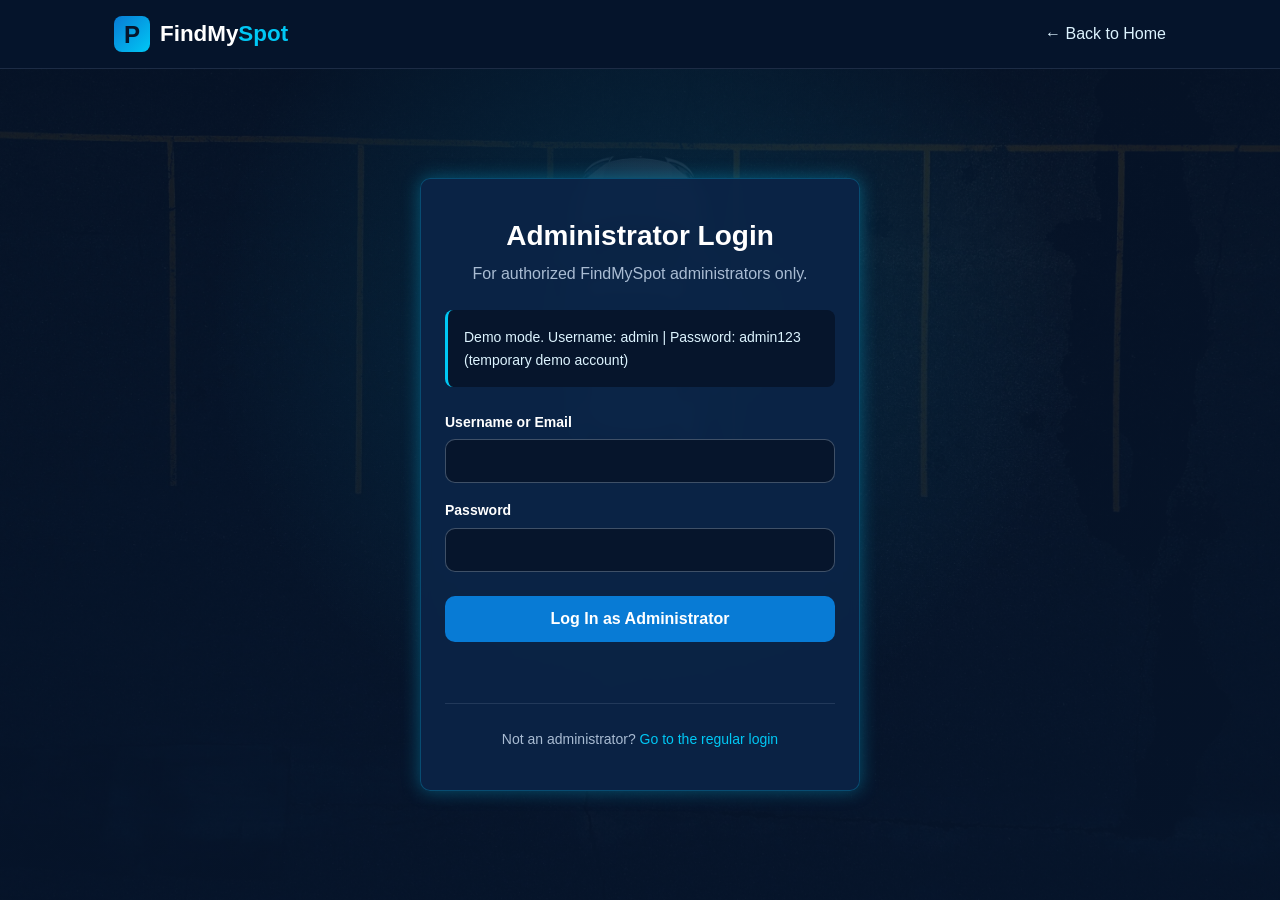
<file: admin-login.html>
<!DOCTYPE html>
<html lang="en">
<head>
  <!-- Basic page settings -->
  <meta charset="UTF-8">
  <meta name="viewport" content="width=device-width, initial-scale=1.0">

  <!-- Asks search engines not to list this private page -->
  <meta name="robots" content="noindex, nofollow">

  <title>Administrator Login | FindMySpot</title>

  <!-- Shared CSS first, then the authentication CSS -->
  <link rel="stylesheet" href="css/main.css">
  <link rel="stylesheet" href="css/authentication.css">
</head>
<body class="auth-body">

  <!-- ===== HEADER: logo and link back to the landing page ===== -->
  <header class="site-header">
    <div class="container header-inner">
      <a href="index.html" class="logo">
        <span class="logo-mark">P</span>
        <span class="logo-text">FindMy<span>Spot</span></span>
      </a>
      <a href="index.html" class="back-link">&larr; Back to Home</a>
    </div>
  </header>

  <!-- ===== ADMIN LOGIN CARD ===== -->
  <main class="auth-page">
    <div class="auth-card">

      <h1 class="auth-title">Administrator Login</h1>
      <p class="auth-subtitle">For authorized FindMySpot administrators only.</p>

      <!-- TEMPORARY: shows the demo username and password. Removed in Phase 5. -->
      <p class="auth-note" id="demo-note"></p>

      <!-- Admin login form -->
      <form id="admin-login-form">
        <div class="form-group">
          <label for="admin-identifier">Username or Email</label>
          <input type="text" id="admin-identifier" name="identifier" autocomplete="username" required>
        </div>

        <div class="form-group">
          <label for="admin-password">Password</label>
          <input type="password" id="admin-password" name="password" autocomplete="current-password" required>
        </div>

        <button type="submit" class="btn btn-primary btn-full">Log In as Administrator</button>

        <!-- Messages from JavaScript appear here -->
        <p class="form-message" id="form-message" role="status"></p>
      </form>

      <!-- Help for people who arrive here by mistake -->
      <div class="auth-links">
        <p>Not an administrator? <a href="login.html">Go to the regular login</a></p>
      </div>

    </div>
  </main>

  <!-- Demo accounts first (TEMPORARY), then the authentication JavaScript, which uses them -->
  <script src="js/demo-auth.js"></script>
  <script src="js/authentication.js"></script>
</body>
</html>
</file>
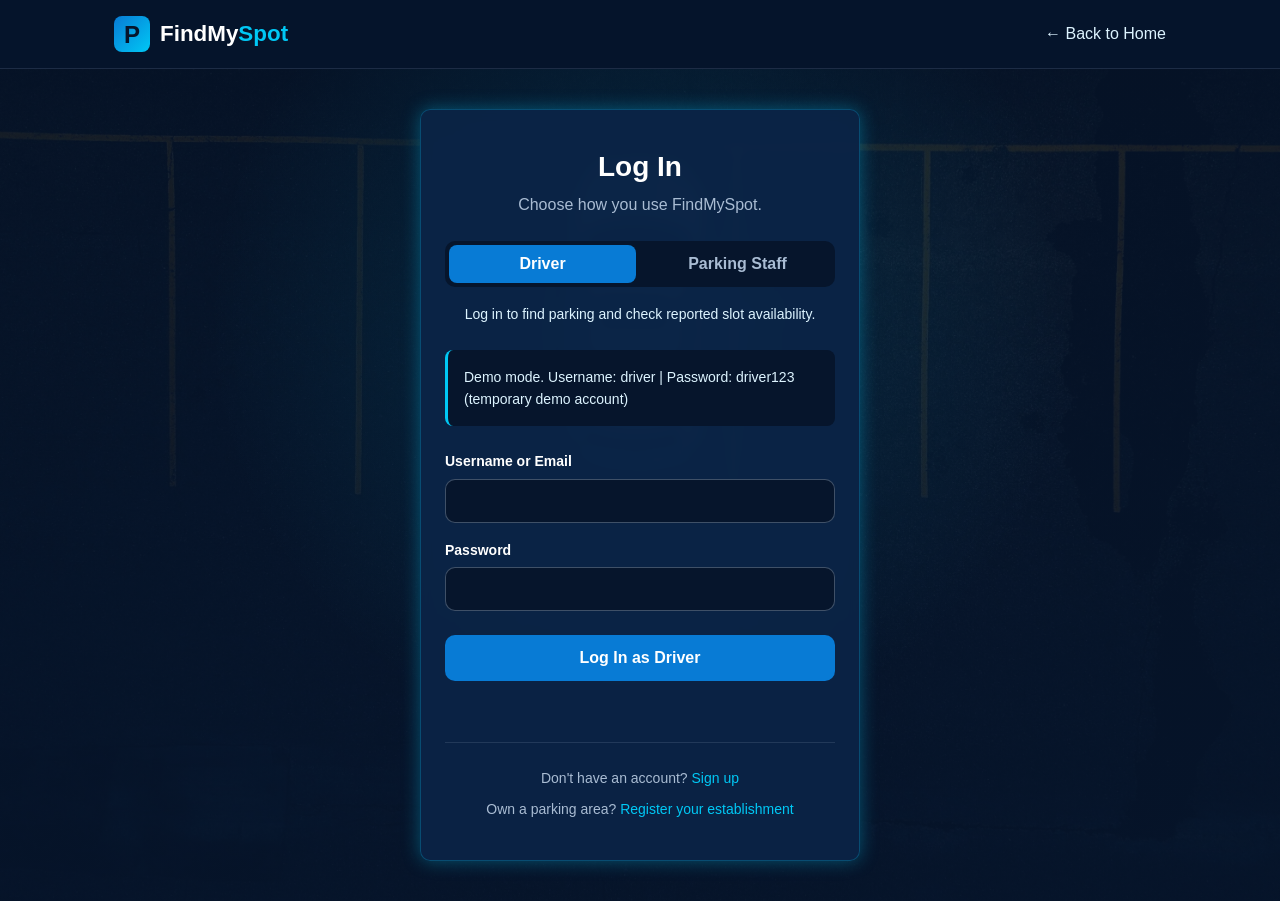
<file: login.html>
<!DOCTYPE html>
<html lang="en">
<head>
  <!-- Basic page settings -->
  <meta charset="UTF-8">
  <meta name="viewport" content="width=device-width, initial-scale=1.0">
  <title>Log In | FindMySpot</title>

  <!-- Shared CSS first, then the authentication CSS -->
  <link rel="stylesheet" href="css/main.css">
  <link rel="stylesheet" href="css/authentication.css">
</head>
<body class="auth-body">

  <!-- ===== HEADER: logo and link back to the landing page ===== -->
  <header class="site-header">
    <div class="container header-inner">
      <a href="index.html" class="logo">
        <span class="logo-mark">P</span>
        <span class="logo-text">FindMy<span>Spot</span></span>
      </a>
      <a href="index.html" class="back-link">&larr; Back to Home</a>
    </div>
  </header>

  <!-- ===== LOGIN CARD ===== -->
  <main class="auth-page">
    <div class="auth-card">

      <h1 class="auth-title">Log In</h1>
      <p class="auth-subtitle">Choose how you use FindMySpot.</p>

      <!-- Role selector: Driver or Parking Staff -->
      <div class="role-tabs" role="group" aria-label="Choose account type">
        <button type="button" class="role-tab active" data-role="driver" aria-pressed="true">Driver</button>
        <button type="button" class="role-tab" data-role="staff" aria-pressed="false">Parking Staff</button>
      </div>

      <!-- This text changes when the role changes -->
      <p class="role-description" id="role-description">
        Log in to find parking and check reported slot availability.
      </p>

      <!-- TEMPORARY: shows the demo username and password. Removed in Phase 5. -->
      <p class="auth-note" id="demo-note"></p>

      <!-- Login form -->
      <form id="login-form">
        <div class="form-group">
          <label for="login-identifier">Username or Email</label>
          <input type="text" id="login-identifier" name="identifier" autocomplete="username" required>
        </div>

        <div class="form-group">
          <label for="login-password">Password</label>
          <input type="password" id="login-password" name="password" autocomplete="current-password" required>
        </div>

        <button type="submit" class="btn btn-primary btn-full" id="login-submit">Log In as Driver</button>

        <!-- Messages from JavaScript appear here -->
        <p class="form-message" id="form-message" role="status"></p>
      </form>

      <!-- Other options -->
      <div class="auth-links">
        <p>Don't have an account? <a href="signup.html">Sign up</a></p>
        <p>Own a parking area? <a href="register-establishment.html">Register your establishment</a></p>
      </div>

    </div>
  </main>

  <!-- Demo accounts first (TEMPORARY), then the authentication JavaScript, which uses them -->
  <script src="js/demo-auth.js"></script>
  <script src="js/authentication.js"></script>
</body>
</html>
</file>
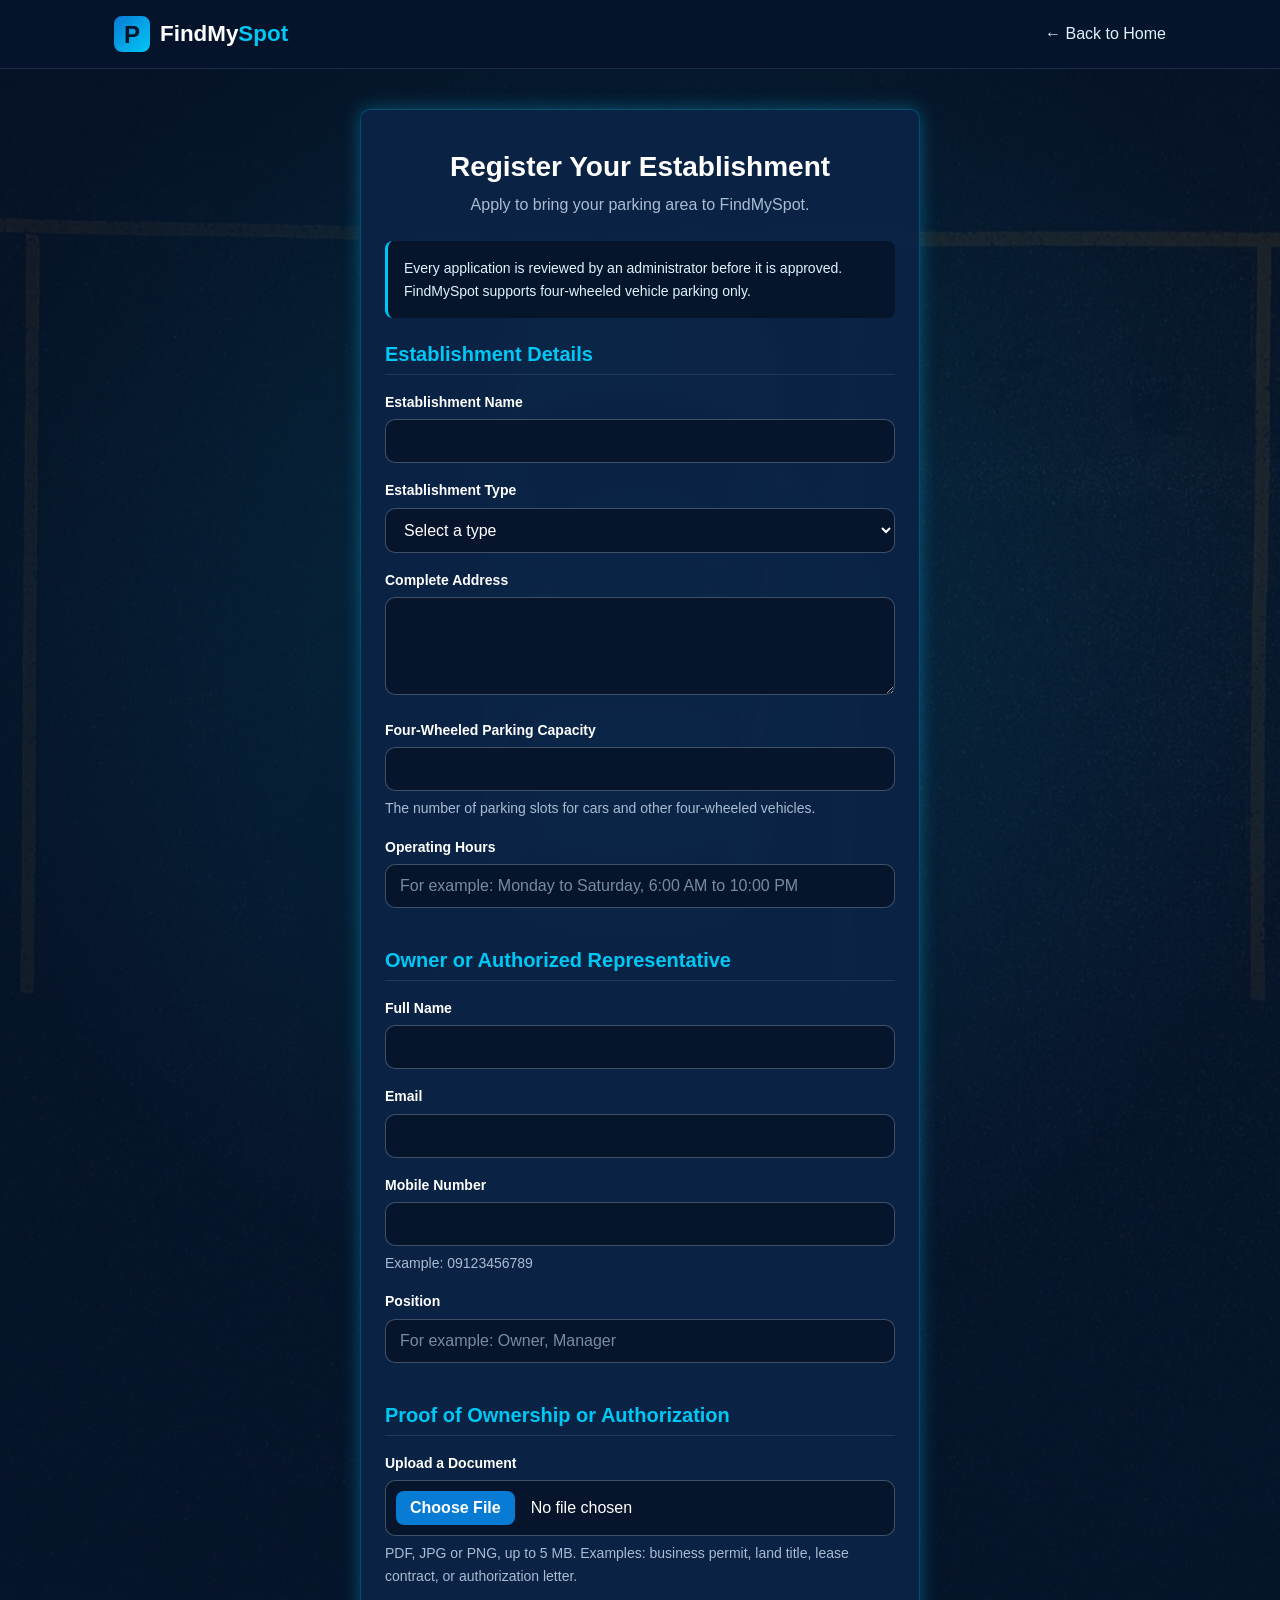
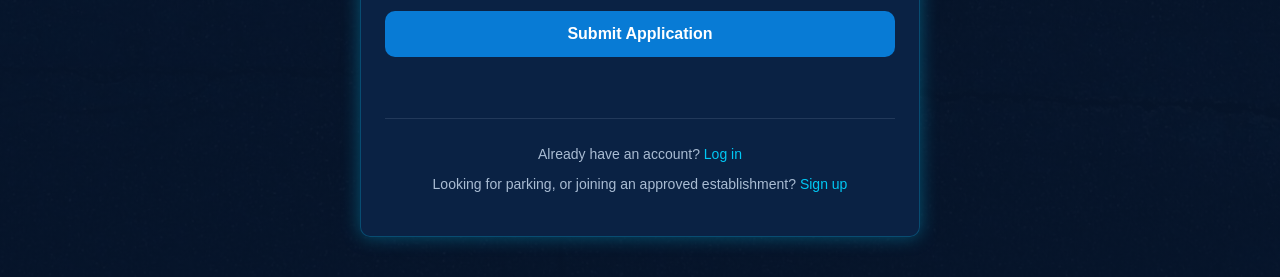
<file: register-establishment.html>
<!DOCTYPE html>
<html lang="en">
<head>
  <!-- Basic page settings -->
  <meta charset="UTF-8">
  <meta name="viewport" content="width=device-width, initial-scale=1.0">
  <title>Register Your Establishment | FindMySpot</title>

  <!-- Shared CSS first, then the authentication CSS -->
  <link rel="stylesheet" href="css/main.css">
  <link rel="stylesheet" href="css/authentication.css">
</head>
<body class="auth-body">

  <!-- ===== HEADER: logo and link back to the landing page ===== -->
  <header class="site-header">
    <div class="container header-inner">
      <a href="index.html" class="logo">
        <span class="logo-mark">P</span>
        <span class="logo-text">FindMy<span>Spot</span></span>
      </a>
      <a href="index.html" class="back-link">&larr; Back to Home</a>
    </div>
  </header>

  <!-- ===== ESTABLISHMENT APPLICATION CARD ===== -->
  <main class="auth-page">
    <div class="auth-card auth-card-wide">

      <h1 class="auth-title">Register Your Establishment</h1>
      <p class="auth-subtitle">Apply to bring your parking area to FindMySpot.</p>

      <p class="auth-note">
        Every application is reviewed by an administrator before it is approved.
        FindMySpot supports four-wheeled vehicle parking only.
      </p>

      <!-- Application form -->
      <form id="establishment-form">

        <!-- Group 1: the establishment -->
        <h2 class="form-section-title">Establishment Details</h2>

        <div class="form-group">
          <label for="establishment-name">Establishment Name</label>
          <input type="text" id="establishment-name" name="establishmentName" autocomplete="organization" required>
        </div>

        <div class="form-group">
          <label for="establishment-type">Establishment Type</label>
          <select id="establishment-type" name="establishmentType" required>
            <option value="" selected disabled>Select a type</option>
            <option value="private-lot">Private Parking Lot</option>
            <option value="commercial">Mall or Commercial Building</option>
            <option value="food">Restaurant or Cafe</option>
            <option value="lodging">Hotel or Lodging</option>
            <option value="other">Other</option>
          </select>
        </div>

        <div class="form-group">
          <label for="establishment-address">Complete Address</label>
          <textarea id="establishment-address" name="address" rows="3" autocomplete="street-address" required></textarea>
        </div>

        <div class="form-group">
          <label for="establishment-capacity">Four-Wheeled Parking Capacity</label>
          <input type="number" id="establishment-capacity" name="capacity" min="1" required>
          <p class="form-hint">The number of parking slots for cars and other four-wheeled vehicles.</p>
        </div>

        <div class="form-group">
          <label for="establishment-hours">Operating Hours</label>
          <input type="text" id="establishment-hours" name="operatingHours" placeholder="For example: Monday to Saturday, 6:00 AM to 10:00 PM" required>
        </div>

        <!-- Group 2: the person applying -->
        <h2 class="form-section-title">Owner or Authorized Representative</h2>

        <div class="form-group">
          <label for="establishment-contact-name">Full Name</label>
          <input type="text" id="establishment-contact-name" name="contactName" autocomplete="name" required>
        </div>

        <div class="form-group">
          <label for="establishment-email">Email</label>
          <input type="email" id="establishment-email" name="email" autocomplete="email" required>
        </div>

        <div class="form-group">
          <label for="establishment-mobile">Mobile Number</label>
          <input type="tel" id="establishment-mobile" name="mobile" autocomplete="tel"
                 pattern="(09|\+639)\d{9}"
                 title="Use a Philippine mobile number, like 09123456789 or +639123456789"
                 required>
          <p class="form-hint">Example: 09123456789</p>
        </div>

        <div class="form-group">
          <label for="establishment-position">Position</label>
          <input type="text" id="establishment-position" name="position" placeholder="For example: Owner, Manager" required>
        </div>

        <!-- Group 3: proof of ownership or authorization -->
        <h2 class="form-section-title">Proof of Ownership or Authorization</h2>

        <div class="form-group">
          <label for="establishment-proof">Upload a Document</label>
          <input type="file" id="establishment-proof" name="proof" accept=".pdf,.jpg,.jpeg,.png" required>
          <p class="form-hint">PDF, JPG or PNG, up to 5 MB. Examples: business permit, land title, lease contract, or authorization letter.</p>
        </div>

        <button type="submit" class="btn btn-primary btn-full">Submit Application</button>

        <!-- Messages from JavaScript appear here -->
        <p class="form-message" id="form-message" role="status"></p>
      </form>

      <!-- Other options -->
      <div class="auth-links">
        <p>Already have an account? <a href="login.html">Log in</a></p>
        <p>Looking for parking, or joining an approved establishment? <a href="signup.html">Sign up</a></p>
      </div>

    </div>
  </main>

    <!-- The sample data file has the practice saving code, then the authentication JavaScript -->
  <script src="js/sample-data.js"></script>
  <script src="js/authentication.js"></script>
</body>
</html>
</file>
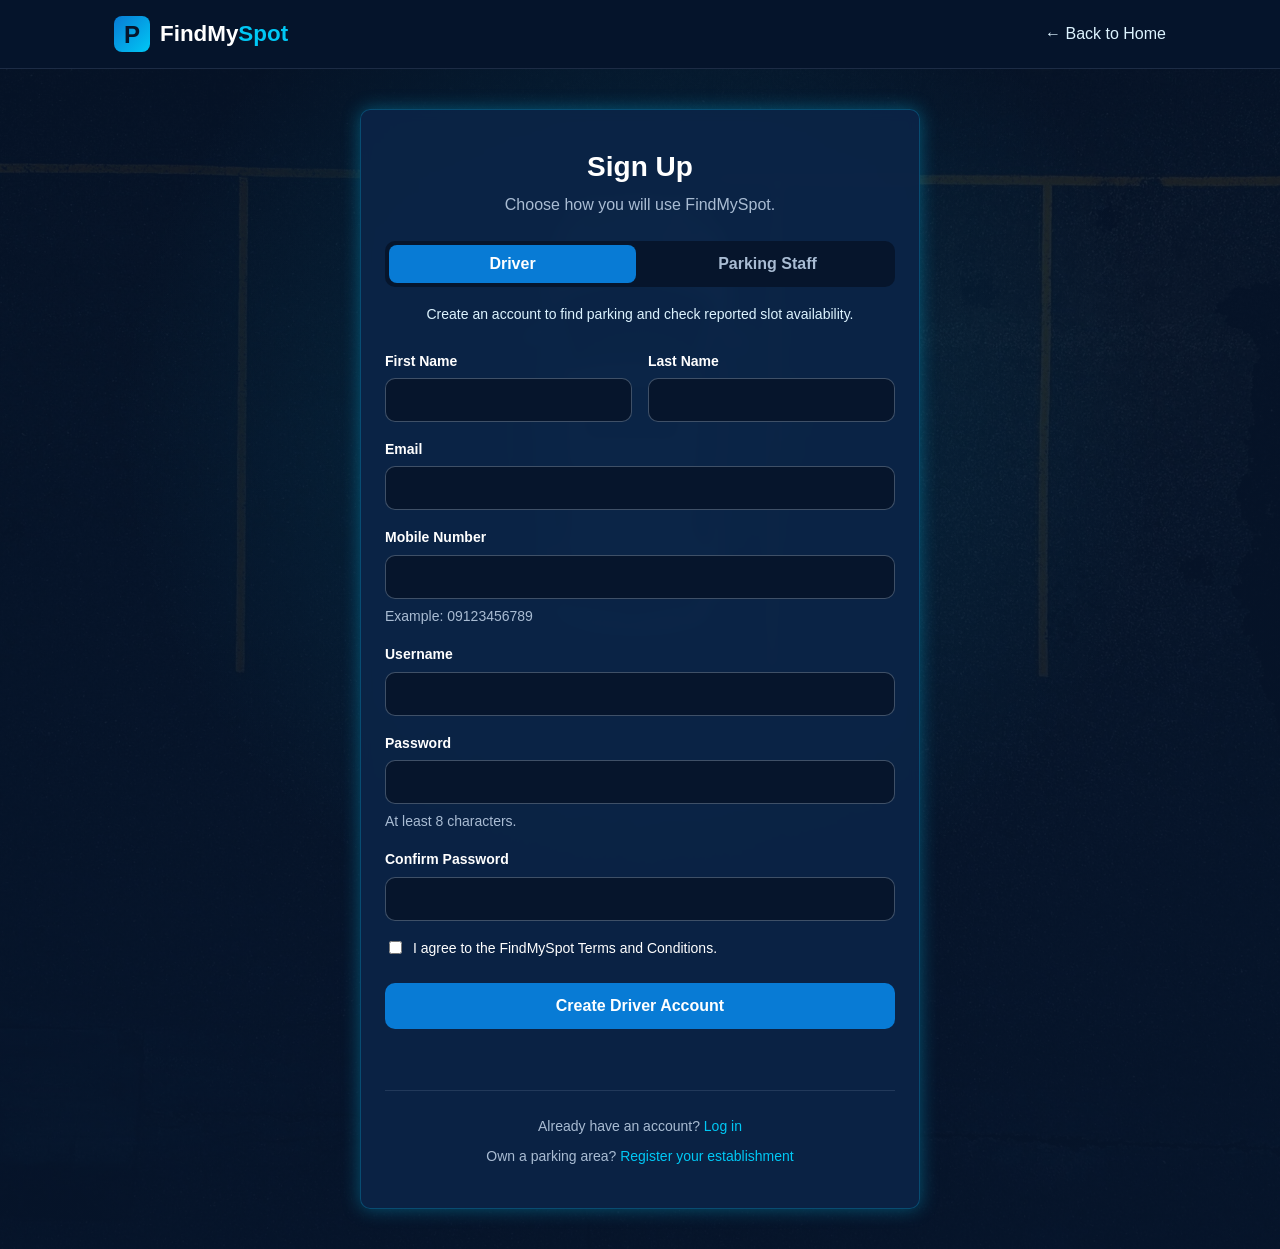
<file: signup.html>
<!DOCTYPE html>
<html lang="en">
<head>
  <!-- Basic page settings -->
  <meta charset="UTF-8">
  <meta name="viewport" content="width=device-width, initial-scale=1.0">
  <title>Sign Up | FindMySpot</title>

  <!-- Shared CSS first, then the authentication CSS -->
  <link rel="stylesheet" href="css/main.css">
  <link rel="stylesheet" href="css/authentication.css">
</head>
<body class="auth-body">

  <!-- ===== HEADER: logo and link back to the landing page ===== -->
  <header class="site-header">
    <div class="container header-inner">
      <a href="index.html" class="logo">
        <span class="logo-mark">P</span>
        <span class="logo-text">FindMy<span>Spot</span></span>
      </a>
      <a href="index.html" class="back-link">&larr; Back to Home</a>
    </div>
  </header>

  <!-- ===== SIGNUP CARD ===== -->
  <main class="auth-page">
    <div class="auth-card auth-card-wide">

      <h1 class="auth-title">Sign Up</h1>
      <p class="auth-subtitle">Choose how you will use FindMySpot.</p>

      <!-- Role selector: Driver or Parking Staff -->
      <div class="role-tabs" role="group" aria-label="Choose account type">
        <button type="button" class="role-tab active" data-role="driver" aria-pressed="true">Driver</button>
        <button type="button" class="role-tab" data-role="staff" aria-pressed="false">Parking Staff</button>
      </div>

      <!-- This text changes when the role changes -->
      <p class="role-description" id="role-description">
        Create an account to find parking and check reported slot availability.
      </p>

      <!-- Signup form -->
      <form id="signup-form">

        <!-- Fields for everyone: first and last name side by side -->
        <div class="form-row">
          <div class="form-group">
            <label for="signup-first-name">First Name</label>
            <input type="text" id="signup-first-name" name="firstName" autocomplete="given-name" required>
          </div>
          <div class="form-group">
            <label for="signup-last-name">Last Name</label>
            <input type="text" id="signup-last-name" name="lastName" autocomplete="family-name" required>
          </div>
        </div>

        <div class="form-group">
          <label for="signup-email">Email</label>
          <input type="email" id="signup-email" name="email" autocomplete="email" required>
        </div>

        <div class="form-group">
          <label for="signup-mobile">Mobile Number</label>
          <input type="tel" id="signup-mobile" name="mobile" autocomplete="tel"
                 pattern="(09|\+639)\d{9}"
                 title="Use a Philippine mobile number, like 09123456789 or +639123456789"
                 required>
          <p class="form-hint">Example: 09123456789</p>
        </div>

        <!-- Fields for Parking Staff only (hidden when Driver is chosen) -->
        <div id="staff-fields" hidden>
          <div class="form-group">
            <label for="signup-establishment">Establishment</label>
                        <select id="signup-establishment" name="establishment" required>
              <option value="" selected disabled>Select your establishment</option>
              <!-- SAMPLE list only. JavaScript fills it from sample-data.js. In Phase 5, it comes from the database. -->
            </select>
          </div>

          <div class="form-group">
            <label for="signup-position">Position</label>
            <input type="text" id="signup-position" name="position" placeholder="For example: Attendant, Cashier, Manager" required>
          </div>

          <div class="form-group">
            <label for="signup-invitation-code">Invitation Code</label>
            <input type="text" id="signup-invitation-code" name="invitationCode" autocomplete="off" required>
            <p class="form-hint">Enter the code you received for your establishment.</p>
          </div>
        </div>

        <!-- Account details for everyone -->
        <div class="form-group">
          <label for="signup-username">Username</label>
          <input type="text" id="signup-username" name="username" autocomplete="username" minlength="4" required>
        </div>

        <div class="form-group">
          <label for="signup-password">Password</label>
          <input type="password" id="signup-password" name="password" autocomplete="new-password" minlength="8" required>
          <p class="form-hint">At least 8 characters.</p>
        </div>

        <div class="form-group">
          <label for="signup-confirm-password">Confirm Password</label>
          <input type="password" id="signup-confirm-password" name="confirmPassword" autocomplete="new-password" required>
        </div>

        <!-- Terms and Conditions (Driver only) -->
        <div class="form-check" id="driver-terms">
          <label>
            <input type="checkbox" id="accept-terms" name="acceptTerms" required>
            <span>I agree to the FindMySpot Terms and Conditions.</span>
          </label>
        </div>

        <button type="submit" class="btn btn-primary btn-full" id="signup-submit">Create Driver Account</button>

        <!-- Messages from JavaScript appear here -->
        <p class="form-message" id="form-message" role="status"></p>
      </form>

      <!-- Other options -->
      <div class="auth-links">
        <p>Already have an account? <a href="login.html">Log in</a></p>
        <p>Own a parking area? <a href="register-establishment.html">Register your establishment</a></p>
      </div>

    </div>
  </main>

    <!-- The sample data file has the practice saving code, then the authentication JavaScript -->
  <script src="js/sample-data.js"></script>
  <script src="js/authentication.js"></script>
</body>
</html>
</file>
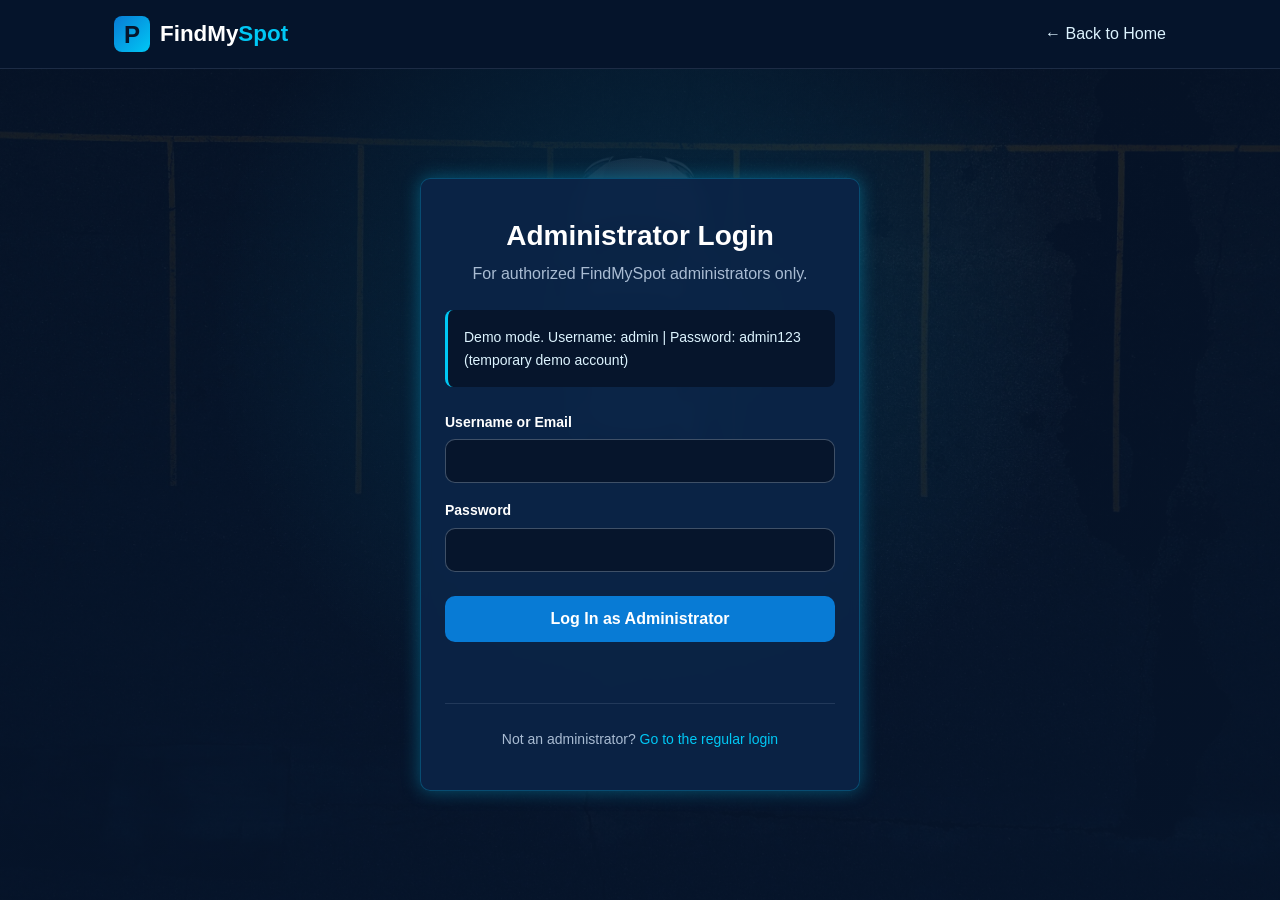
<file: admin/dashboard.html>
<!DOCTYPE html>
<html lang="en">
<head>
  <!-- Basic page settings -->
  <meta charset="UTF-8">
  <meta name="viewport" content="width=device-width, initial-scale=1.0">

  <!-- Asks search engines not to list this private page -->
  <meta name="robots" content="noindex, nofollow">

  <title>Admin Dashboard | FindMySpot</title>

  <!-- "../" means: go up one folder (out of "admin"), then into "css" -->
  <link rel="stylesheet" href="../css/main.css">
  <!-- admin.css is in the same folder as this page, so no "../" is needed -->
  <link rel="stylesheet" href="admin.css">
</head>
<body>

  <div class="dashboard">

    <!-- ===== SIDEBAR: logo and menu ===== -->
    <aside class="sidebar">
      <a href="../index.html" class="logo">
        <span class="logo-mark">P</span>
        <span class="logo-text">FindMy<span>Spot</span></span>
      </a>

      <nav class="sidebar-nav" aria-label="Admin menu">
        <button type="button" class="sidebar-link" data-section="dashboard">Dashboard</button>
        <button type="button" class="sidebar-link" data-section="manage-users">Manage Users</button>
        <button type="button" class="sidebar-link" data-section="establishment-applications">Establishment Applications</button>
        <button type="button" class="sidebar-link" data-section="manage-parking-areas">Manage Parking Areas</button>
        <button type="button" class="sidebar-link" data-section="manage-staff">Manage Staff</button>
        <button type="button" class="sidebar-link" data-section="invitation-codes">Invitation Codes</button>
        <button type="button" class="sidebar-link" data-section="parking-monitoring">Parking Monitoring</button>
        <button type="button" class="sidebar-link" data-section="reports">Reports and Analytics</button>
        <button type="button" class="sidebar-link" data-section="settings">Settings</button>

          
      </nav>

      <!-- ===== SIDEBAR FOOTER: Log Out ===== -->
      <div class="sidebar-footer">
        <a href="../admin-login.html"
           class="sidebar-link sidebar-logout"
           data-logout>
          Log Out
        </a>
      </div>
    </aside>


    <!-- ===== MAIN AREA: top bar and content ===== -->
    <div class="dashboard-main">

      
<!-- Top bar -->
<header class="topbar">
  <h1 class="topbar-title">Admin Dashboard</h1>

  <div class="topbar-user">
    <span>Administrator</span>

    <div class="topbar-actions">
      <button
        type="button"
        class="sidebar-link topbar-action"
        data-section="notifications"
        aria-label="Notifications"
        title="Notifications">

        <svg xmlns="http://www.w3.org/2000/svg"
          width="22" height="22" viewBox="0 0 24 24"
          fill="none" stroke="currentColor" stroke-width="2"
          stroke-linecap="round" stroke-linejoin="round"
          aria-hidden="true">
          <path d="M18 8a6 6 0 0 0-12 0c0 7-3 7-3 9h18c0-2-3-2-3-9"></path>
          <path d="M10 21h4"></path>
        </svg>
      </button>
    </div>
  </div>
</header>


      <main class="dashboard-content">

        <!-- ===== SECTION: Dashboard ===== -->
        <section class="dashboard-section" id="section-dashboard">
                    <div class="welcome-banner">
            <h2>Welcome, Administrator</h2>
            <p>Manage establishments, parking areas, staff and invitation codes.</p>
          </div>

          <!-- JavaScript fills in the number cards -->
          <div class="stat-grid" id="stat-grid"></div>

          <div class="quick-actions">
            <button type="button" class="quick-action" data-section="establishment-applications">
              <span class="quick-action-title">Establishment Applications</span>
              <span class="quick-action-text">Review applications from parking owners.</span>
            </button>
            <button type="button" class="quick-action" data-section="invitation-codes">
              <span class="quick-action-title">Invitation Codes</span>
              <span class="quick-action-text">Create and revoke staff invitation codes.</span>
            </button>
            <button type="button" class="quick-action" data-section="parking-monitoring">
              <span class="quick-action-title">Parking Monitoring</span>
              <span class="quick-action-text">Monitor parking activity.</span>
            </button>
          </div>
        </section>

                <!-- ===== SECTION: Manage Users ===== -->
        <section class="dashboard-section" id="section-manage-users">
          <h2>Manage Users</h2>
          <p class="dashboard-section-intro">View and manage driver accounts.</p>

          <p class="admin-note">Practice version only. Accounts are kept in this browser, and no passwords are saved. In Phase 5 the server enforces suspensions when people log in.</p>

          <p class="code-message" id="users-message" role="status"></p>

          <p class="no-codes" id="no-users" hidden>No driver accounts yet. Accounts appear here after a driver signs up.</p>

          <div class="table-wrapper" id="users-table-wrapper" hidden>
            <table class="codes-table accounts-table">
              <thead>
                <tr>
                  <th scope="col">Name</th>
                  <th scope="col">Email</th>
                  <th scope="col">Mobile</th>
                  <th scope="col">Registered</th>
                  <th scope="col">Status</th>
                  <th scope="col">Actions</th>
                </tr>
              </thead>
              <tbody id="users-table-body"></tbody>
            </table>
          </div>

          <div class="application-panel" id="users-panel" hidden></div>
        </section>

                <!-- ===== SECTION: Establishment Applications ===== -->
        <section class="dashboard-section" id="section-establishment-applications">
          <h2>Establishment Applications</h2>
          <p class="dashboard-section-intro">Approve or reject applications from parking owners.</p>

          <p class="admin-note">Practice version only. Applications are kept in this browser for now, and only the name of the proof file is saved. In Phase 5 the server stores the real file, and you can open it to check it.</p>

          <p class="code-message" id="applications-message" role="status"></p>

          <p class="no-codes" id="no-applications" hidden>No applications yet. Applications appear here after a parking owner submits the registration form.</p>

          <!-- The wrapper lets the table scroll sideways on small screens -->
          <div class="table-wrapper" id="applications-table-wrapper" hidden>
            <table class="codes-table applications-table">
              <thead>
                <tr>
                  <th scope="col">Establishment</th>
                  <th scope="col">Type</th>
                  <th scope="col">Capacity</th>
                  <th scope="col">Applicant</th>
                  <th scope="col">Submitted</th>
                  <th scope="col">Status</th>
                  <th scope="col">Actions</th>
                </tr>
              </thead>
              <!-- JavaScript fills in the rows -->
              <tbody id="applications-table-body"></tbody>
            </table>
          </div>

          <!-- JavaScript fills this in when the admin clicks Review -->
          <div class="application-panel" id="application-panel" hidden></div>
        </section>

                <!-- ===== SECTION: Manage Parking Areas ===== -->
        <section class="dashboard-section" id="section-manage-parking-areas">
          <h2>Manage Parking Areas</h2>
          <p class="dashboard-section-intro">Create parking areas and their individual parking slots.</p>

          <p class="admin-note">Practice version only. Parking areas are kept in this browser for now. In Phase 5 they are stored in the database.</p>

          <p class="code-message" id="areas-message" role="status"></p>

          <!-- ===== Approved applications that still need a parking area ===== -->
          <h3 class="codes-title">Approved Applications Waiting for a Parking Area</h3>
          <p class="no-codes" id="no-waiting" hidden>No approved applications are waiting. Approve an application first in Establishment Applications.</p>

          <div class="table-wrapper" id="waiting-table-wrapper" hidden>
            <table class="codes-table">
              <thead>
                <tr>
                  <th scope="col">Establishment</th>
                  <th scope="col">Type</th>
                  <th scope="col">Capacity</th>
                  <th scope="col">Applicant</th>
                  <th scope="col">Actions</th>
                </tr>
              </thead>
              <tbody id="waiting-table-body"></tbody>
            </table>
          </div>

          <!-- ===== Form: create the parking area (opens when the admin clicks Create) ===== -->
          <div class="application-panel" id="area-form-panel" hidden>
            <h3 id="area-form-title"></h3>
            <p class="admin-note">Tip: in Google Maps, right-click the entrance of the parking area and click the numbers at the top of the menu to copy the coordinates. Example: 7.3089, 125.6842</p>

            <form class="code-form" id="area-form" novalidate>
              <div class="form-field">
                <label for="area-latitude">Latitude</label>
                <input type="text" id="area-latitude" inputmode="decimal" placeholder="7.3089" required>
              </div>

              <div class="form-field">
                <label for="area-longitude">Longitude</label>
                <input type="text" id="area-longitude" inputmode="decimal" placeholder="125.6842" required>
              </div>

              <div class="form-field">
                <label for="area-slot-count">Number of slots (1 to 200)</label>
                <input type="number" id="area-slot-count" min="1" max="200" required>
              </div>

              <button type="submit" class="btn btn-primary">Create Parking Area</button>
              <button type="button" class="btn btn-outline" id="area-cancel">Cancel</button>
            </form>

            <p class="code-message" id="area-form-message" role="status"></p>
          </div>

          <!-- ===== All parking areas ===== -->
          <h3 class="codes-title areas-title">Parking Areas</h3>
          <p class="no-codes" id="no-areas" hidden>No parking areas yet.</p>

          <div class="table-wrapper" id="areas-table-wrapper" hidden>
            <table class="codes-table areas-table">
              <thead>
                <tr>
                  <th scope="col">Name</th>
                  <th scope="col">Type</th>
                  <th scope="col">Slots</th>
                  <th scope="col">Coordinates</th>
                  <th scope="col">Last updated</th>
                  <th scope="col">Actions</th>
                </tr>
              </thead>
              <tbody id="areas-table-body"></tbody>
            </table>
          </div>
        </section>

                <!-- ===== SECTION: Manage Staff ===== -->
        <section class="dashboard-section" id="section-manage-staff">
          <h2>Manage Staff</h2>
          <p class="dashboard-section-intro">Review and manage parking staff accounts, including approvals.</p>

          <p class="admin-note">Practice version only. The invitation code is shown as typed and is not checked yet. In Phase 5 the server checks it, counts its use, and requires email verification before approval counts.</p>

          <p class="code-message" id="staff-message" role="status"></p>

          <p class="no-codes" id="no-staff" hidden>No staff accounts yet. Accounts appear here after staff sign up.</p>

          <div class="table-wrapper" id="staff-table-wrapper" hidden>
            <table class="codes-table accounts-table">
              <thead>
                <tr>
                  <th scope="col">Name</th>
                  <th scope="col">Establishment</th>
                  <th scope="col">Position</th>
                  <th scope="col">Invitation code</th>
                  <th scope="col">Registered</th>
                  <th scope="col">Status</th>
                  <th scope="col">Actions</th>
                </tr>
              </thead>
              <tbody id="staff-table-body"></tbody>
            </table>
          </div>

          <div class="application-panel" id="staff-panel" hidden></div>
        </section>

                <!-- ===== SECTION: Invitation Codes ===== -->
        <section class="dashboard-section" id="section-invitation-codes">
          <h2>Invitation Codes</h2>
          <p class="dashboard-section-intro">Generate invitation codes for approved establishments, and revoke them when needed.</p>

          <p class="admin-note">Practice version only. Codes are kept in this browser for now. In Phase 5 the server creates, checks and counts the codes securely.</p>

          <!-- ===== Form: create a new code ===== -->
          <form class="code-form" id="code-form" novalidate>
            <div class="form-field">
              <label for="code-establishment">Establishment</label>
              <select id="code-establishment" required></select>
            </div>

            <div class="form-field">
              <label for="code-expiry">Expires on</label>
              <input type="date" id="code-expiry" required>
            </div>

            <div class="form-field">
              <label for="code-limit">Usage limit (1 to 50)</label>
              <input type="number" id="code-limit" min="1" max="50" value="1" required>
            </div>

            <button type="submit" class="btn btn-primary">Generate Code</button>
          </form>

          <p class="code-message" id="code-message" role="status"></p>

          <!-- ===== Table of all codes ===== -->
          <h3 class="codes-title">All Invitation Codes</h3>
          <p class="no-codes" id="no-codes" hidden>No invitation codes yet. Generate your first code above.</p>

          <!-- The wrapper lets the table scroll sideways on small screens -->
          <div class="table-wrapper" id="codes-table-wrapper" hidden>
            <table class="codes-table">
              <thead>
                <tr>
                  <th scope="col">Code</th>
                  <th scope="col">Establishment</th>
                  <th scope="col">Expires</th>
                  <th scope="col">Uses</th>
                  <th scope="col">Status</th>
                  <th scope="col">Actions</th>
                </tr>
              </thead>
              <!-- JavaScript fills in the rows -->
              <tbody id="codes-table-body"></tbody>
            </table>
          </div>
        </section>

        <!-- ===== SECTION: Parking Monitoring ===== -->
        <section class="dashboard-section" id="section-parking-monitoring">
          <h2>Parking Monitoring</h2>
          <p class="dashboard-section-intro">Monitor parking activity at participating establishments.</p>
          <div class="placeholder-box">
            <span class="coming-soon-tag">Coming soon</span>
            <p>This section is not built yet. We will build it step by step in the next phases.</p>
          </div>
        </section>

        <!-- ===== SECTION: Reports and Analytics ===== -->
        <section class="dashboard-section" id="section-reports">
          <h2>Reports and Analytics</h2>
          <p class="dashboard-section-intro">View reports and analytics.</p>
          <div class="placeholder-box">
            <span class="coming-soon-tag">Coming soon</span>
            <p>This section is not built yet. We will build it step by step in the next phases.</p>
          </div>
        </section>

        <!-- ===== SECTION: Settings ===== -->
        <section class="dashboard-section" id="section-settings">
          <h2>Settings</h2>
          <p class="dashboard-section-intro">Manage system settings.</p>
          <div class="placeholder-box">
            <span class="coming-soon-tag">Coming soon</span>
            <p>This section is not built yet. We will build it step by step in the next phases.</p>
          </div>
        </section>


<!-- ===== SECTION: Notifications ===== -->
<section class="dashboard-section" id="section-notifications">
  <h2>Notifications</h2>
  <p class="dashboard-section-intro">
    Important updates and system notifications will appear here.
  </p>

  <div class="placeholder-box">
    <span class="coming-soon-tag">Coming soon</span>
    <p>This section is not built yet. We will build it step by step in the next phases.</p>
  </div>
</section>


      </main>
    </div>
  </div>

    <!-- Shared JavaScript first, then the sample data (the establishment list), then the admin JavaScript -->
    <script src="../js/main.js"></script>
  <script src="../js/sample-data.js"></script>
  <script src="../js/subscription.js"></script>
  <script src="../js/demo-auth.js"></script>
  <script src="admin.js"></script>
</body>
</html>
</file>
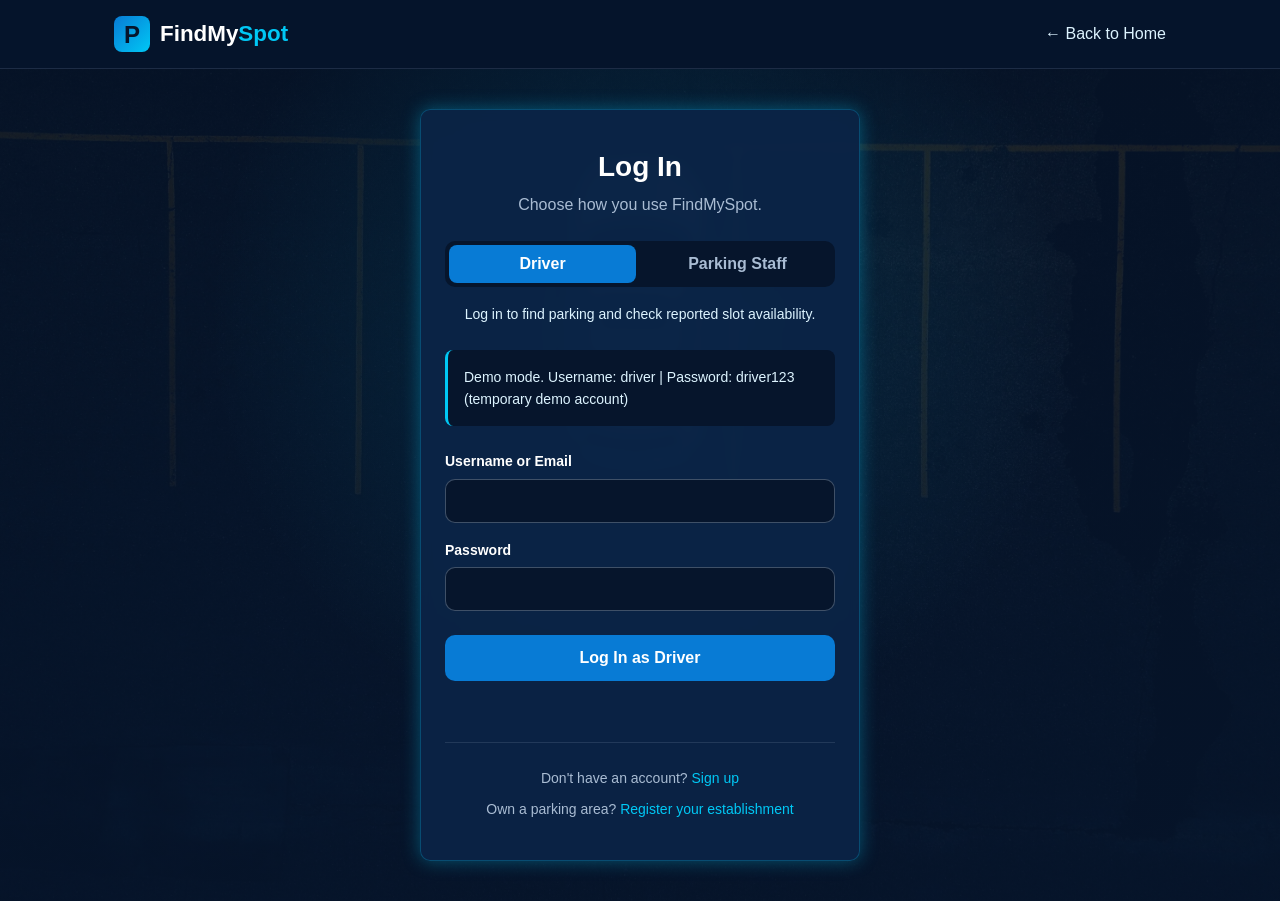
<file: staff/dashboard.html>
<!DOCTYPE html>
<html lang="en">
<head>
  <meta charset="UTF-8">
  <meta name="viewport" content="width=device-width, initial-scale=1.0">
  <title>Staff Dashboard | FindMySpot</title>

  <link rel="stylesheet" href="../css/main.css">
  <link rel="stylesheet" href="staff.css">
</head>
<body>

  <div class="dashboard">

    <aside class="sidebar">
      <a href="../index.html" class="logo">
        <span class="logo-mark">P</span>
        <span class="logo-text">FindMy<span>Spot</span></span>
      </a>

      <nav class="sidebar-nav" aria-label="Staff menu">
  <button type="button" class="sidebar-link" data-section="dashboard">Dashboard</button>
  <button type="button" class="sidebar-link" data-section="my-parking-area">My Parking Area</button>
  <button type="button" class="sidebar-link" data-section="manage-slots">Manage Slots</button>
  <button type="button" class="sidebar-link" data-section="parking-records">Parking Records</button>
</nav>

<div class="sidebar-footer">
  <a href="../login.html" class="sidebar-link sidebar-logout" data-logout>
    Log Out
  </a>
</div>
    </aside>

    <div class="dashboard-main">

      <header class="topbar">
  <h1 class="topbar-title">Staff Dashboard</h1>

  <div class="topbar-user">
    <span id="topbar-user-name">Parking Staff</span>
  </div>

  <div class="topbar-actions">
    <!-- Notifications Icon -->
    <button
      type="button"
      class="sidebar-link topbar-action"
      data-section="notifications"
      aria-label="Notifications"
      title="Notifications"
    >
      <svg viewBox="0 0 24 24" fill="none" stroke="currentColor"
           stroke-width="2" stroke-linecap="round" stroke-linejoin="round"
           aria-hidden="true">
        <path d="M18 8a6 6 0 0 0-12 0c0 7-3 7-3 9h18c0-2-3-2-3-9"></path>
        <path d="M10 21h4"></path>
      </svg>
    </button>

    <!-- Profile Icon -->
    <button
      type="button"
      class="sidebar-link topbar-action"
      data-section="profile"
      aria-label="My Profile"
      title="My Profile"
    >
      <svg viewBox="0 0 24 24" fill="none" stroke="currentColor"
           stroke-width="2" stroke-linecap="round" stroke-linejoin="round"
           aria-hidden="true">
        <circle cx="12" cy="8" r="4"></circle>
        <path d="M5 21v-2a7 7 0 0 1 14 0v2"></path>
      </svg>
    </button>
  </div>
</header>

      <main class="dashboard-content">

        <!-- DASHBOARD -->
        <section class="dashboard-section" id="section-dashboard">
          <h2>Welcome, Parking Staff</h2>
          <p class="dashboard-section-intro">
            Keep your parking slots up to date, so drivers can see the latest reported availability.
          </p>

          <div class="trial-notice" id="trial-notice" hidden></div>

          <article class="subscription-card" id="subscription-card">
            <div class="subscription-header">
              <h3>FindMySpot Pro Subscription</h3>
              <span class="status-pill" id="subscription-status"></span>
            </div>

            <div class="subscription-row">
              <span class="subscription-label">Establishment</span>
              <span class="subscription-value" id="subscription-establishment"></span>
            </div>

            <div class="subscription-row">
              <span class="subscription-label">Days left</span>
              <span class="subscription-value" id="subscription-days"></span>
            </div>

            <div class="subscription-row">
              <span class="subscription-label" id="subscription-expiry-label">Expires on</span>
              <span class="subscription-value" id="subscription-expiry"></span>
            </div>

            <div class="subscription-row">
              <span class="subscription-label">Price</span>
              <span class="subscription-value" id="subscription-price"></span>
            </div>

            <button type="button" class="btn btn-primary" id="subscription-button">
              Subscribe Now
            </button>

            <p class="subscription-message" id="subscription-message" role="status"></p>
          </article>

          <div class="quick-actions">
            <button type="button" class="quick-action" data-section="manage-slots">
              <span class="quick-action-title">Manage Slots</span>
              <span class="quick-action-text">Mark parking slots as Available or Occupied.</span>
            </button>

            <button type="button" class="quick-action" data-section="my-parking-area">
              <span class="quick-action-title">My Parking Area</span>
              <span class="quick-action-text">View your assigned establishment.</span>
            </button>

            <button type="button" class="quick-action" data-section="parking-records">
              <span class="quick-action-title">Parking Records</span>
              <span class="quick-action-text">View the parking records.</span>
            </button>
          </div>

          <details class="demo-tools">
            <summary>Demo tools (temporary, removed in Phase 5)</summary>

            <p class="demo-tools-text">
              Pick a test situation to see how the subscription changes. This is for testing only.
            </p>

            <div class="demo-tools-row">
              <label for="demo-state">Test situation</label>

              <select id="demo-state">
                <option value="trial-30">Free trial: 30 days left</option>
                <option value="trial-8">Free trial: 8 days left</option>
                <option value="trial-7">Free trial: 7 days left</option>
                <option value="trial-3">Free trial: 3 days left</option>
                <option value="trial-ended">Free trial ended</option>
                <option value="active-20">Paid and active: 20 days left</option>
                <option value="paid-ended">Paid period ended</option>
              </select>

              <button type="button" class="btn btn-outline btn-small" id="demo-apply">
                Apply
              </button>
            </div>
          </details>
        </section>

        <!-- MY PARKING AREA -->
        <section class="dashboard-section" id="section-my-parking-area">
          <h2>My Parking Area</h2>
          <p class="dashboard-section-intro">
            View the details of your assigned establishment.
          </p>

          <div class="parking-area-card" id="staff-parking-details">
            <p class="empty-message">Loading your parking area...</p>
          </div>
        </section>

        <!-- MANAGE SLOTS -->
        <section class="dashboard-section" id="section-manage-slots">
          <h2>Manage Slots</h2>
          <p class="dashboard-section-intro">
            Click a parking slot to change its status. Save your changes when finished.
          </p>

          <div class="slot-management-card">

            <div class="slot-area-header">
              <div>
                <h3 id="slot-establishment-name">Your Parking Area</h3>
                <p id="slot-establishment-address"></p>
              </div>

              <span class="slot-update-time" id="slot-last-updated">
                Last updated: Not available
              </span>
            </div>

            <div class="slot-summary">
              <div class="slot-summary-item">
                <span class="summary-number" id="total-slots">0</span>
                <span class="summary-label">Total Slots</span>
              </div>

              <div class="slot-summary-item available-summary">
                <span class="summary-number" id="available-slots">0</span>
                <span class="summary-label">Available</span>
              </div>

              <div class="slot-summary-item occupied-summary">
                <span class="summary-number" id="occupied-slots">0</span>
                <span class="summary-label">Occupied</span>
              </div>
            </div>

            <div class="slot-legend">
              <span><i class="legend-box available"></i> Available</span>
              <span><i class="legend-box occupied"></i> Occupied</span>
            </div>

            <div class="slot-grid" id="slot-grid">
              <p class="empty-message">Loading parking slots...</p>
            </div>

            <div class="slot-save-area">
              <p id="slot-save-message" role="status">
                No unsaved changes.
              </p>

              <button type="button" class="btn btn-primary" id="save-slots-button" disabled>
                Save Changes
              </button>
            </div>

          </div>
        </section>

        <!-- PARKING RECORDS -->
        <section class="dashboard-section" id="section-parking-records">
          <h2>Parking Records</h2>
          <p class="dashboard-section-intro">
            View the parking records of your establishment.
          </p>

          <div class="placeholder-box">
            <span class="coming-soon-tag">Coming soon</span>
            <p>This section will be developed in a later phase.</p>
          </div>
        </section>

        <!-- PROFILE -->
        <section class="dashboard-section" id="section-profile">
          <h2>My Profile</h2>
          <p class="dashboard-section-intro">
            Your account details will appear here.
          </p>

          <div class="placeholder-box">
            <span class="coming-soon-tag">Coming soon</span>
            <p>This section will be developed in a later phase.</p>
          </div>
        </section>

        <!-- NOTIFICATIONS -->
<section class="dashboard-section" id="section-notifications">
  <h2>Notifications</h2>
  <p class="dashboard-section-intro">
    Important updates about your parking area and account will appear here.
  </p>

  <div class="placeholder-box">
    <span class="coming-soon-tag">Coming soon</span>
    <p>This section will be developed in a later phase.</p>
  </div>
</section>

      </main>
    </div>
  </div>

  <!-- Script order matters -->
  <script src="../js/main.js"></script>
  <script src="../js/sample-data.js"></script>
  <script src="../js/demo-auth.js"></script>
  <script src="../js/subscription.js"></script>
  <script src="staff.js"></script>

</body>
</html>
</file>
<file: css/main.css>
/* =====================================================
   FINDMYSPOT - MAIN.CSS
   Shared design rules used by every page.
   Other CSS files must load AFTER this one.
   ===================================================== */


/* ===== 1. DESIGN VARIABLES (our official palette and sizes) ===== */
:root {
  /* Colors */
  --color-navy: #06152C;
  --color-deep-blue: #0B2447;
  --color-electric-blue: #087BD5;
  --color-cyan: #00C8F5;
  --color-white: #FFFFFF;
  --color-soft-blue: #DDF4FF;
  --color-available: #22C55E;   /* Available parking slot */
  --color-occupied: #EF4444;    /* Occupied parking slot */
  --color-muted: #A9BCD3;       /* Less important text */

  /* Typography */
  --font-main: "Segoe UI", Roboto, Arial, sans-serif;
  --font-size-small: 0.875rem;
  --font-size-base: 1rem;
  --font-size-h3: 1.25rem;
  --font-size-h2: 1.75rem;
  --font-size-h1: 2.5rem;

  /* Spacing (use these instead of random numbers) */
  --space-1: 8px;
  --space-2: 16px;
  --space-3: 24px;
  --space-4: 40px;
  --space-5: 64px;

  /* Shape and glow */
  --radius: 10px;
  --glow-cyan: 0 0 18px rgba(0, 200, 245, 0.35);
}


/* ===== 2. BASIC RESET ===== */
/* Makes width and padding calculations simpler and predictable */
* {
  box-sizing: border-box;
}


/* ===== 3. PAGE BASE STYLES ===== */
/* Makes clicking a navigation link scroll smoothly */
html {
  scroll-behavior: smooth;
  scroll-padding-top: 80px;       /* Keeps section titles below the sticky header */
}

body {
  margin: 0;
  background-color: var(--color-navy);
  color: var(--color-white);
  font-family: var(--font-main);
  font-size: var(--font-size-base);
  line-height: 1.6;
}


/* ===== 4. TEXT STYLES ===== */
h1, h2, h3 {
  line-height: 1.2;
  color: var(--color-white);
}

h1 { font-size: var(--font-size-h1); }
h2 { font-size: var(--font-size-h2); }
h3 { font-size: var(--font-size-h3); }

a {
  color: var(--color-cyan);
  text-decoration: none;
}

a:hover {
  text-decoration: underline;
}

.text-muted {
  color: var(--color-muted);
}


/* ===== 5. LAYOUT HELPER ===== */
/* Keeps page content centered and not too wide on big screens */
.container {
  width: 100%;
  max-width: 1100px;
  margin: 0 auto;
  padding: 0 var(--space-3);
}


/* ===== 6. BUTTONS ===== */
/* Every button on the website starts with .btn, plus one style below */
.btn {
  display: inline-block;
  padding: 12px 28px;
  border: 2px solid transparent;
  border-radius: var(--radius);
  font-family: inherit;
  font-size: var(--font-size-base);
  font-weight: 600;
  cursor: pointer;
  transition: background-color 0.2s, box-shadow 0.2s;
}

.btn:hover {
  text-decoration: none;
}

/* Main button (filled) */
.btn-primary {
  background-color: var(--color-electric-blue);
  color: var(--color-white);
}

.btn-primary:hover {
  background-color: var(--color-cyan);
  color: var(--color-navy);
  box-shadow: var(--glow-cyan);
}

/* Second button (outlined) */
.btn-outline {
  background-color: transparent;
  border-color: var(--color-cyan);
  color: var(--color-cyan);
}

.btn-outline:hover {
  background-color: rgba(0, 200, 245, 0.1);
  box-shadow: var(--glow-cyan);
}

/* Puts buttons side by side with a gap */
.btn-group {
  display: flex;
  flex-wrap: wrap;
  gap: var(--space-1);
}


/* ===== 7. HEADER (logo and navigation) ===== */
/* The header stays at the top while scrolling, with a see-through navy background */
.site-header {
  position: sticky;
  top: 0;
  z-index: 1000;
  background-color: rgba(6, 21, 44, 0.85);
  backdrop-filter: blur(8px);
  border-bottom: 1px solid rgba(169, 188, 211, 0.15);
}

.header-inner {
  display: flex;
  flex-wrap: wrap;               /* On small screens, the links move below the logo */
  align-items: center;
  justify-content: space-between;
  gap: var(--space-2);
  padding-top: var(--space-2);
  padding-bottom: var(--space-2);
}

/* Logo */
.logo {
  display: flex;
  align-items: center;
  gap: var(--space-1);
  font-size: 1.5rem;
  font-weight: 700;
  color: var(--color-white);
}

.logo:hover {
  text-decoration: none;
}

.logo-mark {
  display: grid;
  place-items: center;
  width: 36px;
  height: 36px;
  border-radius: 8px;
  background: linear-gradient(135deg, var(--color-electric-blue), var(--color-cyan));
  color: var(--color-navy);
  font-weight: 800;
}

.logo-text span {
  color: var(--color-cyan);
}

/* Navigation links */
.nav-links {
  display: flex;
  flex-wrap: wrap;
  gap: var(--space-3);
  margin: 0;
  padding: 0;
  list-style: none;
}

.nav-links a {
  color: var(--color-soft-blue);
  font-weight: 500;
}

.nav-links a:hover {
  color: var(--color-cyan);
  text-decoration: none;
}


/* ===== 8. HERO (top section of the landing page) ===== */
/* Layers, top to bottom: a navy shade (darker on the left, where the text is),
   then the parking photo. The photo is in assets/images/hero-parking.jpg. */
.hero {
  display: flex;
  align-items: center;
  min-height: 85vh;
  padding: var(--space-5) 0;
  background:
    linear-gradient(90deg, rgba(6, 21, 44, 0.92) 0%, rgba(6, 21, 44, 0.6) 55%, rgba(6, 21, 44, 0.35) 100%),
    url("../assets/images/hero-parking.jpg") center 25% / cover no-repeat;
  background-color: var(--color-navy);   /* Shown while the photo loads */
}

.hero-content {
  max-width: 620px;
}

/* The small label above the headline */
.hero-label {
  display: inline-block;
  margin: 0 0 var(--space-2);
  padding: 6px 14px;
  border: 1px solid rgba(0, 200, 245, 0.4);
  border-radius: 999px;
  background-color: rgba(0, 200, 245, 0.1);
  color: var(--color-cyan);
  font-size: var(--font-size-small);
  font-weight: 600;
}

.hero h1 {
  margin: 0 0 var(--space-2);
  /* clamp(smallest, flexible, biggest): the title resizes smoothly with the screen */
  font-size: clamp(2.25rem, 6vw, 3.5rem);
  /* Splits the headline evenly, so one word is not left alone on a line */
  text-wrap: balance;
  text-shadow: 0 2px 16px rgba(0, 0, 0, 0.5);
}

.hero-text {
  margin: 0 0 var(--space-3);
  color: var(--color-soft-blue);
  font-size: 1.125rem;
}

.hero-register {
  margin: var(--space-3) 0 0;
  color: var(--color-muted);
}

/* On phones the text covers the whole picture, so the shade is even and darker */
@media (max-width: 700px) {
  .hero {
    min-height: 80vh;
    background:
      linear-gradient(rgba(6, 21, 44, 0.8), rgba(6, 21, 44, 0.88)),
      url("../assets/images/hero-parking.jpg") center 25% / cover no-repeat;
    background-color: var(--color-navy);
  }
}


/* ===== 9. CONTENT SECTIONS (About, How It Works, Contact) ===== */
.section {
  padding: var(--space-5) 0;
}

/* A second background color, so neighboring sections are easy to tell apart */
.section-alt {
  background-color: var(--color-deep-blue);
}

.section-title {
  margin: 0 0 var(--space-1);
  text-align: center;
}

.section-intro {
  max-width: 640px;
  margin: 0 auto var(--space-4);
  text-align: center;
  color: var(--color-muted);
}

.section-note {
  margin: var(--space-3) 0 0;
  text-align: center;
  color: var(--color-muted);
  font-size: var(--font-size-small);
}

/* Cards sit in a grid. auto-fit means: as many columns as fit, at least 240px wide */
.card-grid {
  display: grid;
  grid-template-columns: repeat(auto-fit, minmax(240px, 1fr));
  gap: var(--space-3);
}

.card {
  padding: var(--space-3);
  background-color: var(--color-deep-blue);
  border: 1px solid rgba(0, 200, 245, 0.2);
  border-radius: var(--radius);
  transition: transform 0.2s, border-color 0.2s, box-shadow 0.2s;
}

/* A small lift and glow when the mouse is over a card */
.card:hover {
  transform: translateY(-4px);
  border-color: var(--color-cyan);
  box-shadow: var(--glow-cyan);
}

/* On a deep blue section, cards use navy so they still stand out */
.section-alt .card {
  background-color: var(--color-navy);
}

.card h3 {
  margin: 0 0 var(--space-1);
}

.card p {
  margin: 0;
  color: var(--color-muted);
}

/* Number circle used in the How It Works steps */
.step-number {
  display: grid;
  place-items: center;
  width: 40px;
  height: 40px;
  margin-bottom: var(--space-2);
  border-radius: 50%;
  background-color: var(--color-electric-blue);
  font-weight: 700;
}


/* ===== 10. FOOTER ===== */
.site-footer {
  padding: var(--space-3) 0;
  border-top: 1px solid rgba(169, 188, 211, 0.15);
  text-align: center;
  color: var(--color-muted);
  font-size: var(--font-size-small);
}

.site-footer .footer-credit {
  margin-top: var(--space-1);
  font-size: 0.75rem;
  opacity: 0.8;
}


/* ===== 11. DASHBOARD LAYOUT (shared by the driver, staff and admin dashboards) ===== */
/* The whole dashboard: sidebar on the left, main area on the right */
.dashboard {
  display: flex;
  min-height: 100vh;
}

.sidebar {
  display: flex;
  flex-direction: column;
  flex-shrink: 0;                 /* The sidebar never gets squeezed */
  width: 260px;
  padding: var(--space-3) var(--space-2);
  background: linear-gradient(180deg, var(--color-deep-blue), var(--color-navy));
  border-right: 1px solid rgba(169, 188, 211, 0.15);
  /* The sidebar stays in place while the page scrolls */
  position: sticky;
  top: 0;
  height: 100vh;
  overflow-y: auto;
}

.sidebar .logo {
  margin-bottom: var(--space-4);
  padding: 0 var(--space-1);
}

.sidebar-nav {
  display: flex;
  flex-direction: column;
  gap: 4px;
}

.sidebar-link {
  display: block;
  width: 100%;
  padding: 12px var(--space-2);
  border: none;
  border-radius: var(--radius);
  background-color: transparent;
  color: var(--color-soft-blue);
  font-family: inherit;
  font-size: var(--font-size-base);
  font-weight: 500;
  text-align: left;
  cursor: pointer;
  transition: background-color 0.2s, color 0.2s;
}

.sidebar-link:hover {
  background-color: rgba(0, 200, 245, 0.08);
  color: var(--color-cyan);
}

/* The menu item for the section that is open now: blue, with a cyan marker on the left */
.sidebar-link.active {
  background: linear-gradient(90deg, var(--color-electric-blue), rgba(8, 123, 213, 0.55));
  color: var(--color-white);
  box-shadow: inset 3px 0 0 var(--color-cyan), var(--glow-cyan);
}


/* Main area */
.dashboard-main {
  flex: 1;
  min-width: 0;                   /* Lets the content shrink instead of overflowing */
  background: radial-gradient(circle at 85% 0%, rgba(0, 200, 245, 0.08), transparent 40%);
}

/* Top bar */
.topbar {
  position: sticky;
  top: 0;
  z-index: 1100;                  /* Above the map buttons */
  display: flex;
  align-items: center;
  justify-content: space-between;
  gap: var(--space-2);
  padding: var(--space-2) var(--space-4);
  background-color: rgba(6, 21, 44, 0.88);
  backdrop-filter: blur(8px);
  border-bottom: 1px solid rgba(169, 188, 211, 0.15);
}

.topbar-title {
  margin: 0;
  font-size: var(--font-size-h3);
}

.topbar-user {
  display: flex;
  align-items: center;
  gap: var(--space-2);
  color: var(--color-muted);
}

/* A smaller version of a button (use together with .btn) */
.btn-small {
  padding: 8px 16px;
  font-size: var(--font-size-small);
}

/* Content area */
.dashboard-content {
  padding: var(--space-4);
}

.dashboard-section h2 {
  margin: 0 0 var(--space-1);
}

.dashboard-section-intro {
  margin: 0 0 var(--space-3);
  color: var(--color-muted);
}

/* Box for sections that are not built yet */
.placeholder-box {
  padding: var(--space-4) var(--space-3);
  border: 2px dashed rgba(0, 200, 245, 0.3);
  border-radius: var(--radius);
  text-align: center;
  color: var(--color-muted);
}

.placeholder-box p {
  margin: 0;
}

.coming-soon-tag {
  display: inline-block;
  margin-bottom: var(--space-1);
  padding: 2px 12px;
  border-radius: 999px;
  background-color: rgba(0, 200, 245, 0.12);
  color: var(--color-cyan);
  font-size: var(--font-size-small);
  font-weight: 600;
}

/* Quick-action cards on the Dashboard section */
.quick-actions {
  display: grid;
  grid-template-columns: repeat(auto-fit, minmax(220px, 1fr));
  gap: var(--space-3);
}

.quick-action {
  padding: var(--space-3);
  background-color: var(--color-deep-blue);
  border: 1px solid rgba(0, 200, 245, 0.2);
  border-radius: var(--radius);
  color: var(--color-white);
  font-family: inherit;
  font-size: var(--font-size-base);
  text-align: left;
  cursor: pointer;
  transition: border-color 0.2s, box-shadow 0.2s;
}

.quick-action:hover {
  border-color: var(--color-cyan);
  box-shadow: var(--glow-cyan);
}

.quick-action-title {
  display: block;
  margin-bottom: var(--space-1);
  font-size: var(--font-size-h3);
  font-weight: 700;
}

.quick-action-text {
  display: block;
  color: var(--color-muted);
}

/* On tablets and phones: the sidebar moves to the top, and its menu scrolls sideways */
@media (max-width: 800px) {
  .dashboard {
    flex-direction: column;
  }

  .sidebar {
    width: 100%;
    padding: var(--space-2);
    border-right: none;
    border-bottom: 1px solid rgba(169, 188, 211, 0.15);
      position: static;
  height: auto;
  overflow-y: visible;
  }
  

  .sidebar .logo {
    margin-bottom: var(--space-2);
  }

  .sidebar-nav {
    flex-direction: row;
    overflow-x: auto;
  }

  .sidebar-link {
    width: auto;
    white-space: nowrap;
  }

  .topbar {
    padding: var(--space-2);
  }

  .dashboard-content {
    padding: var(--space-3) var(--space-2);
  }
}


/* ===== 12. SMALL SCREENS (phones) ===== */
@media (max-width: 600px) {
  :root {
    --font-size-h1: 2rem;
    --font-size-h2: 1.5rem;
  }
}



/* ===== 13. DASHBOARD HOME: WELCOME BANNER AND NUMBER CARDS ===== */
/* The banner uses the parking photo, under a navy shade (darker on the left, where the text is) */
.welcome-banner {
  margin-bottom: var(--space-3);
  padding: var(--space-4);
  border: 1px solid rgba(0, 200, 245, 0.25);
  border-radius: var(--radius);
  background:
    linear-gradient(90deg, rgba(6, 21, 44, 0.94) 0%, rgba(6, 21, 44, 0.75) 60%, rgba(6, 21, 44, 0.55) 100%),
    url("../assets/images/hero-parking.jpg") center 30% / cover no-repeat;
  background-color: var(--color-deep-blue);
}

.welcome-banner h2 {
  margin: 0 0 var(--space-1);
  font-size: 2rem;
}

.welcome-banner p {
  max-width: 560px;
  margin: 0;
  color: var(--color-soft-blue);
}

/* The row of number cards (JavaScript fills it in) */
.stat-grid {
  display: grid;
  grid-template-columns: repeat(auto-fit, minmax(200px, 1fr));
  gap: var(--space-3);
  margin-bottom: var(--space-4);
}

.stat-card {
  padding: var(--space-3);
  background-color: var(--color-deep-blue);
  border: 1px solid rgba(0, 200, 245, 0.2);
  border-left: 4px solid var(--color-cyan);
  border-radius: var(--radius);
}

/* Green and red edges for cards about available and occupied slots */
.stat-card.is-good {
  border-left-color: var(--color-available);
}

.stat-card.is-bad {
  border-left-color: var(--color-occupied);
}

.stat-number {
  display: block;
  font-size: 2.25rem;
  font-weight: 700;
  line-height: 1.1;
}

.stat-label {
  display: block;
  margin-top: 4px;
  font-weight: 600;
}

.stat-note {
  display: block;
  margin-top: 4px;
  color: var(--color-muted);
  font-size: var(--font-size-small);
}

/* A small lift when the mouse is over a quick-action card */
.quick-action {
  transition: transform 0.2s, border-color 0.2s, box-shadow 0.2s;
}

.quick-action:hover {
  transform: translateY(-3px);
}

/* ===== FINDMYSPOT IMAGE LOGO ===== */
.logo-image {
  width: 55px;
  height: 55px;
  object-fit: contain;
  display: block;
}

/* ===== LOGO AND BRAND NAME ===== */
.logo {
  display: flex;
  align-items: center;
  gap: 10px;
  white-space: nowrap;
}

.logo-image {
  width: 50px;
  height: 50px;
  object-fit: contain;
  display: block;
}

.logo-text {
  color: var(--color-white);
  font-size: 1.4rem;
  font-weight: 700;
}

.logo-text span {
  color: var(--color-cyan);
}

/* ===== FOUNDER PROFILE CARDS ===== */
.founder-grid {
  display: grid;
  grid-template-columns: repeat(auto-fit, minmax(220px, 1fr));
  gap: 25px;
}

.founder-card {
  text-align: center;
  padding: 25px;
}

.founder-photo {
  width: 150px;
  height: 150px;
  border-radius: 50%;
  object-fit: cover;
  margin: 0 auto 15px;
  display: block;
}

.founder-socials {
  display: flex;
  justify-content: center;
  gap: 15px;
  margin-top: 15px;
}

.founder-socials a {
  text-decoration: none;
  font-weight: 600;
  color: var(--color-cyan);
}


/* =========================================
   14. OUR PROTOTYPE SECTION
   ========================================= */

/* Screenshot card layout */
.prototype-grid {
  display: grid;
  grid-template-columns: repeat(2, minmax(0, 1fr));
  gap: var(--space-3);
}

/* Individual prototype cards */
.prototype-card {
  display: flex;
  flex-direction: column;
  height: 100%;
  overflow: hidden;
  background-color: var(--color-deep-blue);
  border: 1px solid rgba(0, 200, 245, 0.2);
  border-radius: var(--radius);
  transition: transform 0.25s, border-color 0.25s,
              box-shadow 0.25s;
}

.prototype-card:hover {
  transform: translateY(-5px);
  border-color: var(--color-cyan);
  box-shadow: var(--glow-cyan);
}

/* Dashboard screenshots */
.prototype-image {
  display: block;
  width: 100%;
  aspect-ratio: 16 / 9;
  object-fit: contain;
  background-color: #04101F;
  border-radius: 8px;
  margin-bottom: var(--space-2);
}

/* Prototype card headings */
.prototype-card h3 {
  margin: 0 0 var(--space-1);
  color: var(--color-white);
}

/* Prototype card descriptions */
.prototype-card p {
  margin: 0;
  color: var(--color-muted);
}

/* Video demonstration area */
.prototype-video-section {
  margin-top: var(--space-5);
  padding: var(--space-4);
  text-align: center;
  background: linear-gradient(
    135deg,
    var(--color-deep-blue),
    var(--color-navy)
  );
  border: 1px solid rgba(0, 200, 245, 0.25);
  border-radius: var(--radius);
}

/* Video heading */
.prototype-video-section h2 {
  margin: 0 0 var(--space-1);
}

/* Video introduction */
.prototype-video-section p {
  margin: 0 0 var(--space-3);
  color: var(--color-muted);
}

/* Actual demonstration video */
.prototype-video {
  display: block;
  width: 100%;
  max-width: 900px;
  max-height: 550px;
  margin: 0 auto;
  background-color: #000000;
  border: 1px solid rgba(0, 200, 245, 0.3);
  border-radius: var(--radius);
}

/* =========================================
   15. PROTOTYPE RESPONSIVE DESIGN
   ========================================= */

/* Tablets and smaller screens */
@media (max-width: 800px) {
  .prototype-grid {
    grid-template-columns: repeat(2, minmax(0, 1fr));
  }

  .prototype-video-section {
    padding: var(--space-3);
  }
}

/* Mobile phones */
@media (max-width: 550px) {
  .prototype-grid {
    grid-template-columns: 1fr;
  }

  .prototype-image {
    aspect-ratio: 16 / 9;
  }

  .prototype-video-section {
    margin-top: var(--space-4);
    padding: var(--space-2);
  }

  .prototype-video {
    max-height: 300px;
  }
}


/* =========================================
   16. STANDARDIZED DASHBOARD ACCOUNT CONTROLS
   ========================================= */

/* Let the sidebar menu use the available vertical space */
.sidebar-nav {
  flex: 1;
}

/* Log Out stays at the bottom of the sidebar */
.sidebar-footer {
  margin-top: auto;
  padding-top: var(--space-3);
  border-top: 1px solid rgba(169, 188, 211, 0.15);
}

.sidebar-logout {
  display: block;
  width: 100%;
  text-align: left;
}

/* Notifications and Profile controls in the topbar */
.topbar-actions {
  display: flex;
  align-items: center;
  flex-wrap: wrap;
  gap: var(--space-1);
}

.topbar-action {
  padding: 8px 14px;
  border: 1px solid rgba(0, 200, 245, 0.3);
  border-radius: var(--radius);
  background: transparent;
  color: var(--color-soft-blue);
  font-family: inherit;
  font-size: var(--font-size-small);
  font-weight: 600;
  cursor: pointer;
  transition: background-color 0.2s, color 0.2s, border-color 0.2s;
}

.topbar-action:hover {
  background-color: rgba(0, 200, 245, 0.1);
  border-color: var(--color-cyan);
  color: var(--color-cyan);
}

.topbar-action.active {
  background-color: rgba(8, 123, 213, 0.35);
  border-color: var(--color-cyan);
  color: var(--color-white);
}

/* Keep the account controls aligned on smaller screens */
@media (max-width: 800px) {
  .sidebar-nav {
    flex: 0 0 auto;
  }

  .sidebar-footer {
    display: flex;
    justify-content: flex-end;
    margin-top: var(--space-2);
    padding-top: var(--space-2);
  }

  .sidebar-logout {
    width: auto;
  }

  .topbar {
    flex-wrap: wrap;
  }

  .topbar-actions {
    justify-content: flex-end;
  }
}

@media (max-width: 550px) {
  .topbar-actions {
    width: 100%;
    justify-content: flex-start;
  }

  .topbar-action {
    flex: 1;
  }
}



/* Fix: Make topbar account icons compact */
.topbar-actions {
  display: flex;
  align-items: center;
  flex-wrap: nowrap;
  width: auto;
  gap: 10px;
}

.topbar-action {
  display: inline-flex;
  align-items: center;
  justify-content: center;
  flex: 0 0 44px;
  width: 44px;
  height: 44px;
  min-width: 44px;
  padding: 0;
}

.topbar-action svg {
  width: 20px;
  height: 20px;
}

/* Keep icons side by side on mobile */
@media (max-width: 550px) {
  .topbar-actions {
    width: auto;
    justify-content: flex-start;
  }

  .topbar-action {
    flex: 0 0 44px;
  }
}
</file>
<file: css/authentication.css>
/* =====================================================
   FINDMYSPOT - AUTHENTICATION.CSS
   Styles for the login, signup, establishment
   registration and admin login pages.
   Loads AFTER main.css, so it can use the same variables.
   ===================================================== */


/* ===== 1. PAGE LAYOUT ===== */
/* Makes sure anything with the "hidden" attribute is really hidden */
[hidden] {
  display: none !important;
}

/* Makes the page at least as tall as the screen, so the card area fills the rest */
.auth-body {
  display: flex;
  flex-direction: column;
  min-height: 100vh;
}

.auth-page {
  flex: 1;                        /* Takes all the space below the header */
  display: flex;
  align-items: center;            /* Centers the card up and down */
  justify-content: center;        /* Centers the card left and right */
  padding: var(--space-4) var(--space-2);
  background:
    radial-gradient(circle at 50% 30%, rgba(0, 200, 245, 0.12), transparent 50%),
    linear-gradient(rgba(6, 21, 44, 0.86), rgba(6, 21, 44, 0.92)),
    url("../assets/images/hero-parking.jpg") center 25% / cover no-repeat;
  background-color: var(--color-navy);
}

.back-link {
  color: var(--color-soft-blue);
  font-weight: 500;
}

.back-link:hover {
  color: var(--color-cyan);
  text-decoration: none;
}


/* ===== 2. THE CARD ===== */
.auth-card {
  width: 100%;
  max-width: 440px;
  padding: var(--space-4) var(--space-3);
  background-color: rgba(11, 36, 71, 0.92);
  backdrop-filter: blur(6px);
  border: 1px solid rgba(0, 200, 245, 0.25);
  border-radius: var(--radius);
  box-shadow: var(--glow-cyan);
}

/* A wider card for pages with more fields (signup, establishment registration) */
.auth-card-wide {
  max-width: 560px;
}

.auth-title {
  margin: 0 0 var(--space-1);
  font-size: var(--font-size-h2);
  text-align: center;
}

.auth-subtitle {
  margin: 0 0 var(--space-3);
  text-align: center;
  color: var(--color-muted);
}

/* A small information box */
.auth-note {
  margin: 0 0 var(--space-3);
  padding: var(--space-2);
  background-color: var(--color-navy);
  border-left: 3px solid var(--color-cyan);
  border-radius: 8px;
  color: var(--color-soft-blue);
  font-size: var(--font-size-small);
}


/* ===== 3. ROLE SELECTOR (Driver / Parking Staff) ===== */
.role-tabs {
  display: grid;
  grid-template-columns: 1fr 1fr;   /* Two equal columns */
  gap: var(--space-1);
  padding: 4px;
  margin-bottom: var(--space-2);
  background-color: var(--color-navy);
  border-radius: var(--radius);
}

.role-tab {
  padding: 10px;
  border: none;
  border-radius: 8px;
  background-color: transparent;
  color: var(--color-muted);
  font-family: inherit;
  font-size: var(--font-size-base);
  font-weight: 600;
  cursor: pointer;
  transition: background-color 0.2s, color 0.2s;
}

.role-tab:hover {
  color: var(--color-white);
}

/* The tab that is currently chosen */
.role-tab.active {
  background-color: var(--color-electric-blue);
  color: var(--color-white);
}

.role-description {
  margin: 0 0 var(--space-3);
  text-align: center;
  color: var(--color-soft-blue);
  font-size: var(--font-size-small);
}


/* ===== 4. FORM FIELDS ===== */
/* Title that starts a group of fields */
.form-section-title {
  margin: var(--space-4) 0 var(--space-2);
  padding-bottom: var(--space-1);
  border-bottom: 1px solid rgba(169, 188, 211, 0.15);
  font-size: var(--font-size-h3);
  color: var(--color-cyan);
}

/* The first title in a form needs no space above it */
.form-section-title:first-child {
  margin-top: 0;
}

.form-group {
  margin-bottom: var(--space-2);
}

.form-group label {
  display: block;
  margin-bottom: 6px;
  font-size: var(--font-size-small);
  font-weight: 600;
}

.form-group input,
.form-group select,
.form-group textarea {
  width: 100%;
  padding: 12px 14px;
  background-color: var(--color-navy);
  border: 1px solid rgba(169, 188, 211, 0.35);
  border-radius: var(--radius);
  color: var(--color-white);
  font-family: inherit;
  font-size: var(--font-size-base);
}

/* Multi-line text box: the user can only make it taller, not wider */
.form-group textarea {
  min-height: 90px;
  resize: vertical;
  line-height: 1.5;
}

/* Makes the dropdown list match our dark theme */
.form-group select option {
  background-color: var(--color-navy);
  color: var(--color-white);
}

.form-group input::placeholder,
.form-group textarea::placeholder {
  color: var(--color-muted);
  opacity: 0.7;
}

/* When the user clicks into a field, it glows cyan */
.form-group input:focus,
.form-group select:focus,
.form-group textarea:focus {
  outline: none;
  border-color: var(--color-cyan);
  box-shadow: var(--glow-cyan);
}

/* File upload field and its "Choose File" button */
.form-group input[type="file"] {
  padding: 10px;
  cursor: pointer;
}

.form-group input[type="file"]::file-selector-button {
  margin-right: var(--space-2);
  padding: 8px 14px;
  border: none;
  border-radius: 8px;
  background-color: var(--color-electric-blue);
  color: var(--color-white);
  font-family: inherit;
  font-weight: 600;
  cursor: pointer;
}

/* Small helper text under a field */
.form-hint {
  margin: 6px 0 0;
  color: var(--color-muted);
  font-size: var(--font-size-small);
}

/* Puts fields side by side. They stack on narrow screens automatically. */
.form-row {
  display: grid;
  grid-template-columns: repeat(auto-fit, minmax(200px, 1fr));
  column-gap: var(--space-2);
}

/* Checkbox with its text */
.form-check {
  margin-bottom: var(--space-2);
  font-size: var(--font-size-small);
}

.form-check label {
  display: flex;
  align-items: flex-start;
  gap: var(--space-1);
  cursor: pointer;
}

.form-check input {
  margin-top: 4px;
  accent-color: var(--color-cyan);
}

/* Full-width button inside forms */
.btn-full {
  width: 100%;
  margin-top: var(--space-1);
}

/* Message area under the button (filled by JavaScript) */
.form-message {
  min-height: 1.5em;               /* Keeps the space reserved, so the card does not jump */
  margin: var(--space-2) 0 0;
  text-align: center;
  color: var(--color-cyan);
  font-size: var(--font-size-small);
}

/* Error messages are red */
.form-message.error {
  color: var(--color-occupied);
}


/* ===== 5. LINKS UNDER THE FORM ===== */
.auth-links {
  margin-top: var(--space-3);
  padding-top: var(--space-3);
  border-top: 1px solid rgba(169, 188, 211, 0.15);
  text-align: center;
  color: var(--color-muted);
  font-size: var(--font-size-small);
}

.auth-links p {
  margin: 0 0 var(--space-1);
}

.auth-links p:last-child {
  margin-bottom: 0;
}
</file>
<file: admin/admin.css>
/* =====================================================
   FINDMYSPOT - ADMIN.CSS
   Styles that belong only to the admin dashboard.
   The shared dashboard layout is in css/main.css.
   ===================================================== */


/* ===== 1. INVITATION CODES: FORM ===== */
.admin-note {
  margin: 0 0 var(--space-3);
  color: var(--color-muted);
  font-size: var(--font-size-small);
}

/* The form fields sit in a row, and wrap to new lines on small screens */
.code-form {
  display: flex;
  flex-wrap: wrap;
  align-items: flex-end;
  gap: var(--space-2);
  margin-bottom: var(--space-2);
}

.form-field {
  display: flex;
  flex-direction: column;
  gap: 6px;
  min-width: 200px;
}

.form-field label {
  font-size: var(--font-size-small);
  font-weight: 600;
}

.form-field select,
.form-field input {
  padding: 12px 14px;
  background-color: var(--color-deep-blue);
  border: 1px solid rgba(169, 188, 211, 0.35);
  border-radius: var(--radius);
  color: var(--color-white);
  font-family: inherit;
  font-size: var(--font-size-base);
}

/* When the admin clicks into a field, it glows cyan */
.form-field select:focus,
.form-field input:focus {
  outline: none;
  border-color: var(--color-cyan);
  box-shadow: var(--glow-cyan);
}

.code-message {
  min-height: 1.5em;
  margin: 0 0 var(--space-3);
  color: var(--color-cyan);
  font-size: var(--font-size-small);
}

.code-message.error {
  color: var(--color-occupied);
}


/* ===== 2. INVITATION CODES: TABLE ===== */
.codes-title {
  margin: 0 0 var(--space-2);
}

.no-codes {
  padding: var(--space-3);
  border: 2px dashed rgba(0, 200, 245, 0.3);
  border-radius: var(--radius);
  text-align: center;
  color: var(--color-muted);
}

/* On a narrow screen, the table scrolls sideways inside this box */
.table-wrapper {
  overflow-x: auto;
  border: 1px solid rgba(0, 200, 245, 0.2);
  border-radius: var(--radius);
}

.codes-table {
  width: 100%;
  min-width: 720px;
  border-collapse: collapse;
  background-color: var(--color-deep-blue);
  font-size: var(--font-size-small);
}

.codes-table th,
.codes-table td {
  padding: 12px 14px;
  border-bottom: 1px solid rgba(169, 188, 211, 0.15);
  text-align: left;
  vertical-align: middle;
}

.codes-table th {
  color: var(--color-muted);
  font-weight: 600;
  white-space: nowrap;
}

.codes-table tbody tr:last-child td {
  border-bottom: none;
}

/* The code itself uses a fixed-width font, so the letters are easy to read */
.code-text {
  font-family: Consolas, "Courier New", monospace;
  font-size: var(--font-size-base);
  letter-spacing: 1px;
  white-space: nowrap;
}

.code-actions {
  display: flex;
  gap: var(--space-1);
  white-space: nowrap;
}


/* ===== 3. INVITATION CODES: STATUS BADGES ===== */
.code-status {
  display: inline-block;
  padding: 4px 12px;
  border: 1px solid transparent;
  border-radius: 999px;
  font-weight: 600;
  white-space: nowrap;
}

/* Green: the code can be used */
.code-status.is-active {
  background-color: rgba(34, 197, 94, 0.15);
  border-color: rgba(34, 197, 94, 0.4);
  color: var(--color-available);
}

/* Red: revoked */
.code-status.is-revoked {
  background-color: rgba(239, 68, 68, 0.15);
  border-color: rgba(239, 68, 68, 0.4);
  color: var(--color-occupied);
}

/* Gray: expired or used up (the code is finished, nothing is wrong) */
.code-status.is-expired,
.code-status.is-used-up {
  background-color: rgba(169, 188, 211, 0.15);
  border-color: rgba(169, 188, 211, 0.4);
  color: var(--color-muted);
}



/* ===== 4. ESTABLISHMENT APPLICATIONS ===== */
/* The applications table has one more column, so it needs a little more width */
.applications-table {
  min-width: 860px;
}

/* The status badge: cyan = waiting, green = approved, red = rejected */
.application-status {
  display: inline-block;
  padding: 4px 12px;
  border: 1px solid transparent;
  border-radius: 999px;
  font-size: var(--font-size-small);
  font-weight: 600;
  white-space: nowrap;
}

.application-status.is-pending {
  background-color: rgba(0, 200, 245, 0.15);
  border-color: rgba(0, 200, 245, 0.4);
  color: var(--color-cyan);
}

.application-status.is-approved {
  background-color: rgba(34, 197, 94, 0.15);
  border-color: rgba(34, 197, 94, 0.4);
  color: var(--color-available);
}

.application-status.is-rejected {
  background-color: rgba(239, 68, 68, 0.15);
  border-color: rgba(239, 68, 68, 0.4);
  color: var(--color-occupied);
}

/* The panel that opens under the table when the admin clicks Review */
.application-panel {
  max-width: 720px;
  margin-top: var(--space-3);
  padding: var(--space-3);
  background-color: var(--color-deep-blue);
  border: 1px solid rgba(0, 200, 245, 0.25);
  border-radius: var(--radius);
}

.application-panel h3 {
  margin: 0 0 var(--space-1);
}

.application-panel .application-status {
  margin-bottom: var(--space-2);
}

/* One line of information: a label on the left, the value on the right */
.app-detail-row {
  display: flex;
  flex-wrap: wrap;
  gap: var(--space-1);
  padding: 8px 0;
  border-bottom: 1px solid rgba(169, 188, 211, 0.15);
  font-size: var(--font-size-small);
}

.app-detail-label {
  min-width: 160px;
  color: var(--color-muted);
}

.app-detail-value {
  flex: 1;
  overflow-wrap: anywhere;      /* Long emails or file names wrap instead of overflowing */
}

.application-actions {
  display: flex;
  flex-wrap: wrap;
  gap: var(--space-2);
  margin-top: var(--space-3);
}



/* ===== 5. USER AND STAFF ACCOUNTS ===== */
/* The staff table has seven columns, so it needs more width */
.accounts-table {
  min-width: 860px;
}

/* Green: an active driver account */
.application-status.is-active {
  background-color: rgba(34, 197, 94, 0.15);
  border-color: rgba(34, 197, 94, 0.4);
  color: var(--color-available);
}

/* Gray: a suspended account (blocked, but nothing is deleted) */
.application-status.is-suspended {
  background-color: rgba(169, 188, 211, 0.15);
  border-color: rgba(169, 188, 211, 0.4);
  color: var(--color-muted);
}



/* ===== 6. PARKING AREAS ===== */
/* The parking areas table has two buttons in the last column, so it needs more width */
.areas-table {
  min-width: 900px;
}

/* Space above the second table title */
.areas-title {
  margin-top: var(--space-4);
}

/* The two buttons in the parking area form sit in the same row as the fields */
.application-panel .code-form {
  margin-bottom: var(--space-1);
}



/* ===== 7. TABLE POLISH ===== */
/* A darker header row, and a soft highlight on the row under the mouse */
.codes-table thead th {
  background-color: rgba(6, 21, 44, 0.5);
}

.codes-table tbody tr:hover {
  background-color: rgba(0, 200, 245, 0.06);
}
</file>
<file: staff/staff.css>
/* =====================================================
   FINDMYSPOT - STAFF.CSS
   Staff dashboard and parking slot management styles.
   ===================================================== */


/* ===== 1. TRIAL NOTICE ===== */
.trial-notice {
  max-width: 640px;
  margin-bottom: var(--space-3);
  padding: 12px var(--space-2);
  background-color: rgba(8, 123, 213, 0.15);
  border-left: 3px solid var(--color-electric-blue);
  border-radius: 8px;
  color: var(--color-soft-blue);
  font-size: var(--font-size-small);
}


/* ===== 2. SUBSCRIPTION CARD ===== */
.subscription-card {
  --status-color: var(--color-muted);
  --status-text: var(--color-navy);

  max-width: 640px;
  margin-bottom: var(--space-4);
  padding: var(--space-3);
  background-color: var(--color-deep-blue);
  border: 1px solid rgba(0, 200, 245, 0.2);
  border-left: 4px solid var(--status-color);
  border-radius: var(--radius);
}

.subscription-card.status-trial {
  --status-color: var(--color-electric-blue);
  --status-text: var(--color-white);
}

.subscription-card.status-active {
  --status-color: var(--color-available);
  --status-text: var(--color-navy);
}

.subscription-card.status-expired {
  --status-color: var(--color-occupied);
  --status-text: var(--color-navy);
}

.subscription-header {
  display: flex;
  flex-wrap: wrap;
  align-items: center;
  justify-content: space-between;
  gap: var(--space-1);
  margin-bottom: var(--space-2);
}

.subscription-header h3 {
  margin: 0;
}

.status-pill {
  display: inline-block;
  padding: 4px 14px;
  border-radius: 999px;
  background-color: var(--status-color);
  color: var(--status-text);
  font-size: var(--font-size-small);
  font-weight: 700;
}

.subscription-row {
  display: flex;
  flex-wrap: wrap;
  justify-content: space-between;
  gap: var(--space-1);
  padding: 10px 0;
  border-top: 1px solid rgba(169, 188, 211, 0.15);
}

.subscription-label {
  color: var(--color-muted);
  font-size: var(--font-size-small);
}

.subscription-value {
  font-weight: 600;
}

.subscription-card .btn {
  margin-top: var(--space-2);
}

.subscription-message {
  min-height: 1.5em;
  margin: var(--space-1) 0 0;
  color: var(--color-cyan);
  font-size: var(--font-size-small);
}


/* ===== 3. DASHBOARD SPACING ===== */
.dashboard-section .quick-actions {
  margin-bottom: var(--space-4);
}


/* ===== 4. PARKING AREA DETAILS ===== */
.parking-area-card,
.slot-management-card {
  max-width: 900px;
  padding: var(--space-3);
  background-color: var(--color-deep-blue);
  border: 1px solid rgba(0, 200, 245, 0.2);
  border-radius: var(--radius);
}

.parking-detail-row {
  display: flex;
  justify-content: space-between;
  flex-wrap: wrap;
  gap: 8px;
  padding: 12px 0;
  border-bottom: 1px solid rgba(169, 188, 211, 0.15);
}

.parking-detail-label {
  color: var(--color-muted);
  font-size: var(--font-size-small);
}

.parking-detail-value {
  font-weight: 600;
  text-align: right;
}


/* ===== 5. SLOT MANAGEMENT HEADER ===== */
.slot-area-header {
  display: flex;
  flex-wrap: wrap;
  justify-content: space-between;
  align-items: flex-start;
  gap: 12px;
  margin-bottom: var(--space-3);
}

.slot-area-header h3 {
  margin: 0 0 6px;
}

.slot-area-header p {
  margin: 0;
  color: var(--color-muted);
  font-size: var(--font-size-small);
}

.slot-update-time {
  color: var(--color-muted);
  font-size: var(--font-size-small);
}


/* ===== 6. SLOT SUMMARY ===== */
.slot-summary {
  display: grid;
  grid-template-columns: repeat(3, minmax(0, 1fr));
  gap: 12px;
  margin-bottom: var(--space-3);
}

.slot-summary-item {
  display: flex;
  flex-direction: column;
  gap: 5px;
  padding: 14px;
  background-color: rgba(255, 255, 255, 0.04);
  border: 1px solid rgba(169, 188, 211, 0.15);
  border-radius: 10px;
}

.summary-number {
  font-size: 24px;
  font-weight: 700;
}

.summary-label {
  color: var(--color-muted);
  font-size: var(--font-size-small);
}

.available-summary .summary-number {
  color: var(--color-available);
}

.occupied-summary .summary-number {
  color: var(--color-occupied);
}


/* ===== 7. SLOT LEGEND ===== */
.slot-legend {
  display: flex;
  flex-wrap: wrap;
  gap: 18px;
  margin-bottom: var(--space-3);
  color: var(--color-muted);
  font-size: var(--font-size-small);
}

.slot-legend span {
  display: inline-flex;
  align-items: center;
  gap: 7px;
}

.legend-box {
  width: 13px;
  height: 13px;
  display: inline-block;
  border-radius: 4px;
}

.legend-box.available {
  background-color: var(--color-available);
}

.legend-box.occupied {
  background-color: var(--color-occupied);
}


/* ===== 8. PARKING SLOT BUTTONS ===== */
.slot-grid {
  display: grid;
  grid-template-columns: repeat(auto-fill, minmax(105px, 1fr));
  gap: 12px;
  margin: 20px 0;
}

.parking-slot {
  min-height: 90px;
  display: flex;
  flex-direction: column;
  align-items: center;
  justify-content: center;
  gap: 6px;
  padding: 12px 8px;
  border: 2px solid transparent;
  border-radius: 10px;
  cursor: pointer;
  font-family: inherit;
  transition: transform 0.15s ease, opacity 0.15s ease;
}

.parking-slot:hover {
  transform: translateY(-2px);
  opacity: 0.9;
}

.parking-slot:focus-visible {
  outline: 3px solid var(--color-cyan);
  outline-offset: 3px;
}

.parking-slot.available {
  background-color: rgba(45, 190, 125, 0.15);
  border-color: var(--color-available);
  color: var(--color-white);
}

.parking-slot.occupied {
  background-color: rgba(235, 75, 75, 0.15);
  border-color: var(--color-occupied);
  color: var(--color-white);
}

.slot-icon {
  font-size: 22px;
  font-weight: 700;
}

.slot-name {
  font-size: var(--font-size-small);
  font-weight: 700;
}

.slot-status {
  font-size: 12px;
  font-weight: 600;
}

.parking-slot:disabled {
  cursor: not-allowed;
  opacity: 0.6;
}


/* ===== 9. SAVE CHANGES AREA ===== */
.slot-save-area {
  display: flex;
  flex-wrap: wrap;
  align-items: center;
  justify-content: space-between;
  gap: 12px;
  padding-top: var(--space-2);
  border-top: 1px solid rgba(169, 188, 211, 0.15);
}

.slot-save-area p {
  margin: 0;
  color: var(--color-muted);
  font-size: var(--font-size-small);
}

.slot-save-area p.success-message {
  color: var(--color-available);
}

.slot-save-area p.error-message {
  color: var(--color-occupied);
}

#save-slots-button:disabled {
  opacity: 0.5;
  cursor: not-allowed;
}


/* ===== 10. EMPTY MESSAGE ===== */
.empty-message {
  color: var(--color-muted);
  font-size: var(--font-size-small);
}


/* ===== 11. DEMO TOOLS ===== */
.demo-tools {
  max-width: 640px;
  padding: var(--space-2);
  border: 2px dashed rgba(0, 200, 245, 0.3);
  border-radius: var(--radius);
  color: var(--color-muted);
}

.demo-tools summary {
  cursor: pointer;
  font-weight: 600;
  color: var(--color-soft-blue);
}

.demo-tools-text {
  margin: var(--space-2) 0;
  font-size: var(--font-size-small);
}

.demo-tools-row {
  display: flex;
  flex-wrap: wrap;
  align-items: center;
  gap: var(--space-1);
}

.demo-tools-row label {
  font-size: var(--font-size-small);
  font-weight: 600;
}

.demo-tools-row select {
  padding: 8px 12px;
  background-color: var(--color-navy);
  border: 1px solid rgba(169, 188, 211, 0.35);
  border-radius: var(--radius);
  color: var(--color-white);
  font-family: inherit;
  font-size: var(--font-size-base);
}

.demo-tools-row select option {
  background-color: var(--color-navy);
  color: var(--color-white);
}


/* ===== 12. MOBILE RESPONSIVENESS ===== */
@media (max-width: 600px) {
  .slot-summary {
    grid-template-columns: 1fr;
  }

  .slot-grid {
    grid-template-columns: repeat(2, minmax(0, 1fr));
  }

  .slot-save-area {
    align-items: stretch;
    flex-direction: column;
  }

  .slot-save-area button {
    width: 100%;
  }

  .parking-detail-value {
    text-align: left;
  }
}
</file>
